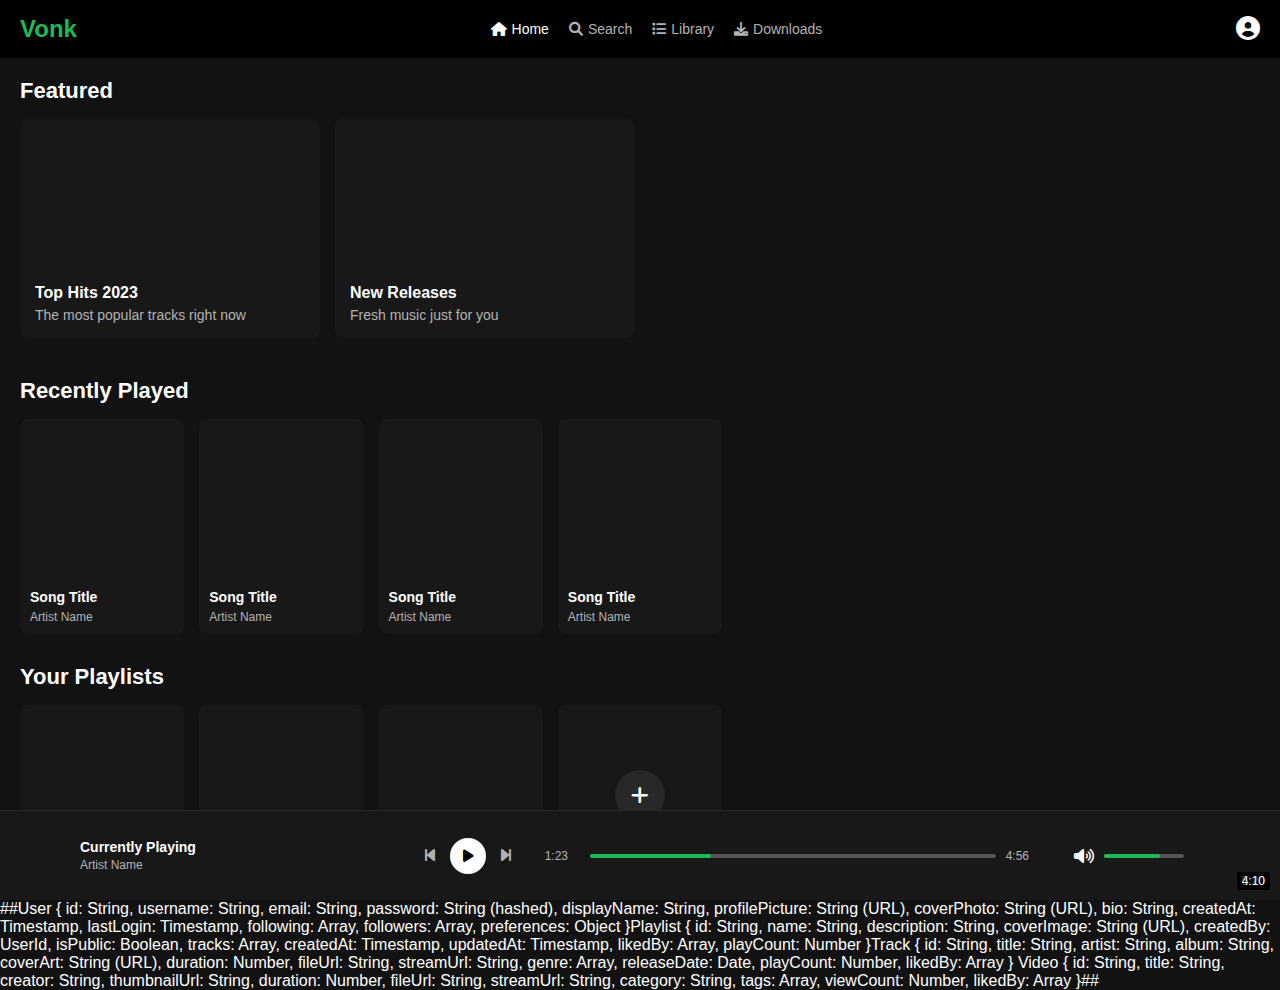
<file: index.html>
<!DOCTYPE html>
<html lang="en">
<head>
    <meta charset="UTF-8">
    <meta name="viewport" content="width=device-width, initial-scale=1.0">
    <title>Vonk Music & Video Streaming</title>
    <link rel="stylesheet" href="styles.css">
    <link rel="stylesheet" href="https://cdnjs.cloudflare.com/ajax/libs/font-awesome/6.0.0-beta3/css/all.min.css">
</head>
<body>
    <div class="app-container">
        <!-- Navigation Bar -->
        <nav class="navbar">
            <div class="logo">Vonk</div>
            <div class="nav-links">
                <a href="index.html" class="active"><i class="fas fa-home"></i> Home</a>
                <a href="search.html"><i class="fas fa-search"></i> Search</a>
                <a href="#"><i class="fas fa-list"></i> Library</a>
                <a href="#"><i class="fas fa-download"></i> Downloads</a>
            </div>
            <div class="profile-icon">
                <i class="fas fa-user-circle"></i>
            </div>
        </nav>

        <!-- Main Content Area -->
        <main class="main-content">
            <!-- Featured Content Section -->
            <section class="featured-section">
                <h2>Featured</h2>
                <div class="featured-carousel">
                    <div class="featured-item">
                        <div class="featured-image" style="background-image: url('https://via.placeholder.com/300x150');"></div>
                        <div class="featured-info">
                            <h3>Top Hits 2023</h3>
                            <p>The most popular tracks right now</p>
                        </div>
                    </div>
                    <div class="featured-item">
                        <div class="featured-image" style="background-image: url('https://via.placeholder.com/300x150');"></div>
                        <div class="featured-info">
                            <h3>New Releases</h3>
                            <p>Fresh music just for you</p>
                        </div>
                    </div>
                </div>
            </section>

            <!-- Recently Played Section -->
            <section class="section">
                <h2>Recently Played</h2>
                <div class="media-grid">
                    <div class="media-item">
                        <div class="media-image" style="background-image: url('https://via.placeholder.com/150');"></div>
                        <h4>Song Title</h4>
                        <p>Artist Name</p>
                    </div>
                    <div class="media-item">
                        <div class="media-image" style="background-image: url('https://via.placeholder.com/150');"></div>
                        <h4>Song Title</h4>
                        <p>Artist Name</p>
                    </div>
                    <div class="media-item">
                        <div class="media-image" style="background-image: url('https://via.placeholder.com/150');"></div>
                        <h4>Song Title</h4>
                        <p>Artist Name</p>
                    </div>
                    <div class="media-item">
                        <div class="media-image" style="background-image: url('https://via.placeholder.com/150');"></div>
                        <h4>Song Title</h4>
                        <p>Artist Name</p>
                    </div>
                </div>
            </section>

            <!-- Your Playlists Section -->
            <section class="section">
                <h2>Your Playlists</h2>
                <div class="media-grid">
                    <div class="media-item playlist">
                        <div class="media-image" style="background-image: url('https://via.placeholder.com/150');"></div>
                        <h4>Workout Mix</h4>
                        <p>15 songs</p>
                    </div>
                    <div class="media-item playlist">
                        <div class="media-image" style="background-image: url('https://via.placeholder.com/150');"></div>
                        <h4>Chill Vibes</h4>
                        <p>23 songs</p>
                    </div>
                    <div class="media-item playlist">
                        <div class="media-image" style="background-image: url('https://via.placeholder.com/150');"></div>
                        <h4>Road Trip</h4>
                        <p>18 songs</p>
                    </div>
                    <div class="media-item playlist add-playlist">
                        <div class="add-icon">
                            <i class="fas fa-plus"></i>
                        </div>
                        <h4>Create Playlist</h4>
                    </div>
                </div>
            </section>

            <!-- Local Music Section -->
            <section class="section local-music-section">
                <h2>Local Music</h2>
                <div class="local-music-actions">
                    <button id="add-local-music" class="btn btn-primary">
                        <i class="fas fa-plus"></i> Add Local Music
                    </button>
                    <input type="file" id="local-music-input" accept="audio/*" multiple style="display: none;">
                </div>
                <div class="local-music-info">
                    <p id="local-music-status">No tracks added yet</p>
                </div>
                <div id="local-music-list" class="local-music-list">
                    <!-- Local music items will be added here dynamically -->
                </div>
            </section>
            
            <!-- Albums will be added here dynamically -->
            
            <!-- Shuffle section will be added here dynamically -->
            
            <!-- Recommended Videos Section -->
            <section class="section">
                <h2>Recommended Videos</h2>
                <div class="video-grid">
                    <div class="video-item">
                        <div class="video-thumbnail" style="background-image: url('https://via.placeholder.com/250x150');"></div>
                        <div class="video-duration">3:45</div>
                        <h4>Video Title</h4>
                        <p>Channel Name</p>
                    </div>
                    <div class="video-item">
                        <div class="video-thumbnail" style="background-image: url('https://via.placeholder.com/250x150');"></div>
                        <div class="video-duration">5:20</div>
                        <h4>Video Title</h4>
                        <p>Channel Name</p>
                    </div>
                    <div class="video-item">
                        <div class="video-thumbnail" style="background-image: url('https://via.placeholder.com/250x150');"></div>
                        <div class="video-duration">4:10</div>
                        <h4>Video Title</h4>
                        <p>Channel Name</p>
                    </div>
                </div>
            </section>
        </main>

        <!-- Player Bar -->
        <div class="player-bar">
            <div class="now-playing">
                <div class="thumbnail" style="background-image: url('https://via.placeholder.com/50');"></div>
                <div class="track-info">
                    <h4>Currently Playing</h4>
                    <p>Artist Name</p>
                </div>
            </div>
            <div class="player-controls">
                <button class="control-btn"><i class="fas fa-step-backward"></i></button>
                <button class="control-btn play-btn"><i class="fas fa-play"></i></button>
                <button class="control-btn"><i class="fas fa-step-forward"></i></button>
            </div>
            <div class="progress-container">
                <span class="current-time">1:23</span>
                <div class="progress-bar">
                    <div class="progress" style="width: 30%;"></div>
                </div>
                <span class="total-time">4:56</span>
            </div>
            <div class="volume-control">
                <i class="fas fa-volume-up"></i>
                <div class="volume-slider">
                    <div class="volume-level" style="width: 70%;"></div>
                </div>
            </div>
        </div>
    </div>
##User {
  id: String,
  username: String,
  email: String,
  password: String (hashed),
  displayName: String,
  profilePicture: String (URL),
  coverPhoto: String (URL),
  bio: String,
  createdAt: Timestamp,
  lastLogin: Timestamp,
  following: Array<UserId>,
  followers: Array<UserId>,
  preferences: Object
}Playlist {
  id: String,
  name: String,
  description: String,
  coverImage: String (URL),
  createdBy: UserId,
  isPublic: Boolean,
  tracks: Array<TrackId>,
  createdAt: Timestamp,
  updatedAt: Timestamp,
  likedBy: Array<UserId>,
  playCount: Number
}Track {
  id: String,
  title: String,
  artist: String,
  album: String,
  coverArt: String (URL),
  duration: Number,
  fileUrl: String,
  streamUrl: String,
  genre: Array<String>,
  releaseDate: Date,
  playCount: Number,
  likedBy: Array<UserId>
}

Video {
  id: String,
  title: String,
  creator: String,
  thumbnailUrl: String,
  duration: Number,
  fileUrl: String,
  streamUrl: String,
  category: String,
  tags: Array<String>,
  viewCount: Number,
  likedBy: Array<UserId>
}##
    <!-- User Profile Modal (Hidden by default) -->
    <div class="modal" id="profile-modal">
        <div class="modal-content">
            <div class="modal-header">
                <h2>User Profile</h2>
                <span class="close-modal">&times;</span>
            </div>
            <div class="profile-content">
                <div class="profile-header">
                    <div class="profile-avatar">
                        <i class="fas fa-user-circle"></i>
                    </div>
                    <div class="profile-info">
                        <h3>Username</h3>
                        <p>user@example.com</p>
                    </div>
                </div>
                <div class="profile-stats">
                    <div class="stat-item">
                        <h4>Playlists</h4>
                        <p>12</p>
                    </div>
                    <div class="stat-item">
                        <h4>Following</h4>
                        <p>45</p>
                    </div>
                    <div class="stat-item">
                        <h4>Followers</h4>
                        <p>28</p>
                    </div>
                </div>
                <div class="profile-actions">
                    <button class="btn primary-btn">Edit Profile</button>
                    <button class="btn secondary-btn">Account Settings</button>
                </div>
                <div class="profile-menu">
                    <a href="#"><i class="fas fa-download"></i> Downloads</a>
                    <a href="#"><i class="fas fa-history"></i> History</a>
                    <a href="#"><i class="fas fa-cog"></i> Settings</a>
                    <a href="#"><i class="fas fa-sign-out-alt"></i> Logout</a>
                </div>
            </div>
        </div>
    </div>

    <script src="app.js"></script>
</body>
</html>
</file>
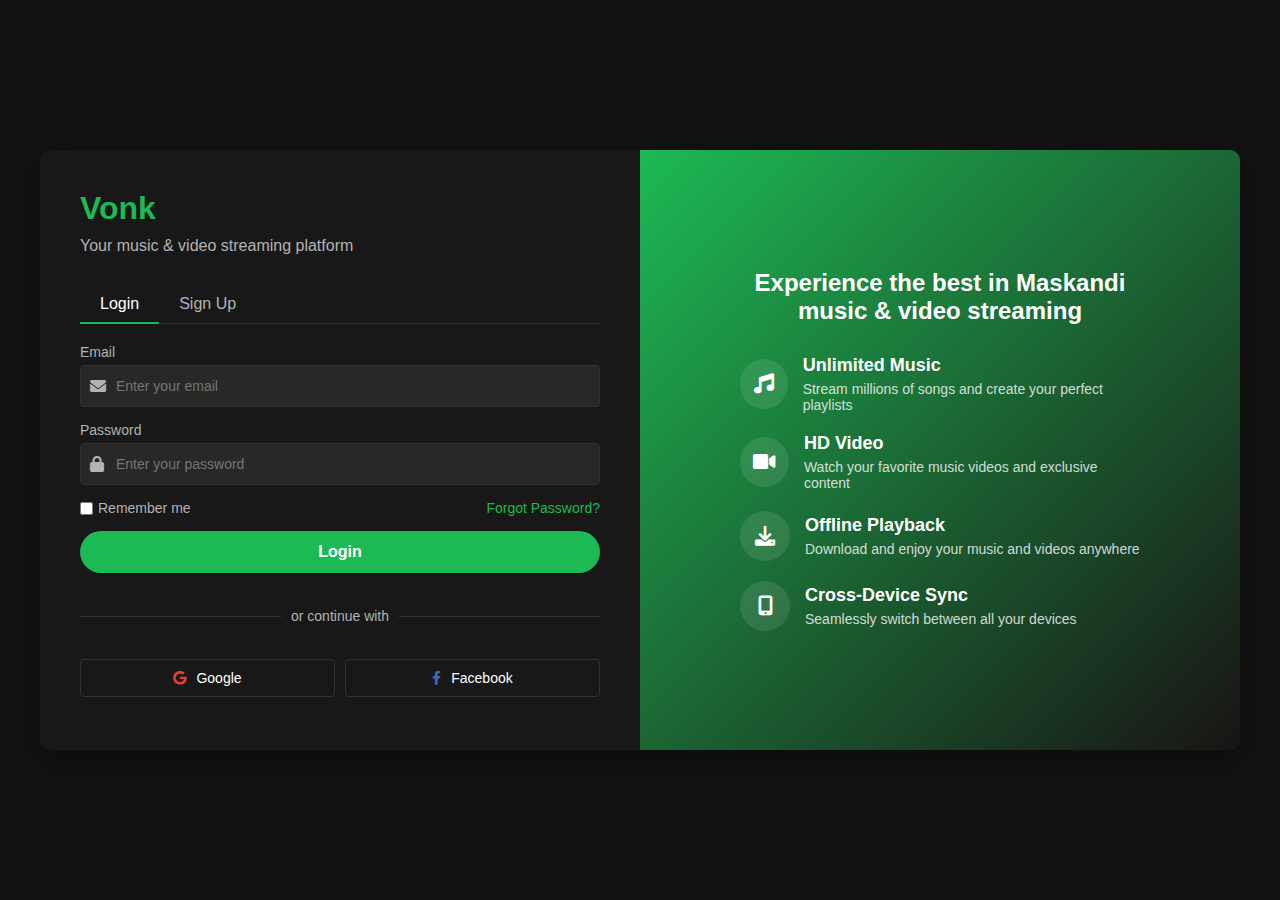
<file: login.html>
<!DOCTYPE html>
<html lang="en">
<head>
    <meta charset="UTF-8">
    <meta name="viewport" content="width=device-width, initial-scale=1.0">
    <title>Vonk - Login</title>
    <link rel="stylesheet" href="login-styles.css">
    <link rel="stylesheet" href="https://cdnjs.cloudflare.com/ajax/libs/font-awesome/6.0.0-beta3/css/all.min.css">
</head>
<body>
    <div class="container">
        <div class="login-container">
            <div class="logo-section">
                <div class="logo">Vonk</div>
                <p class="tagline">Your music & video streaming platform</p>
            </div>

            <div class="form-container">
                <div class="tabs">
                    <button class="tab-btn active" data-tab="login">Login</button>
                    <button class="tab-btn" data-tab="signup">Sign Up</button>
                </div>

                <!-- Login Form -->
                <form id="login-form" class="form active">
                    <div class="form-group">
                        <label for="login-email">Email</label>
                        <div class="input-with-icon">
                            <i class="fas fa-envelope"></i>
                            <input type="email" id="login-email" placeholder="Enter your email" required>
                        </div>
                    </div>
                    <div class="form-group">
                        <label for="login-password">Password</label>
                        <div class="input-with-icon">
                            <i class="fas fa-lock"></i>
                            <input type="password" id="login-password" placeholder="Enter your password" required>
                        </div>
                    </div>
                    <div class="form-options">
                        <div class="remember-me">
                            <input type="checkbox" id="remember">
                            <label for="remember">Remember me</label>
                        </div>
                        <a href="#" class="forgot-password">Forgot Password?</a>
                    </div>
                    <button type="submit" class="btn primary-btn">Login</button>
                    <div class="divider">
                        <span>or continue with</span>
                    </div>
                    <div class="social-login">
                        <button type="button" class="social-btn google">
                            <i class="fab fa-google"></i>
                            <span>Google</span>
                        </button>
                        <button type="button" class="social-btn facebook">
                            <i class="fab fa-facebook-f"></i>
                            <span>Facebook</span>
                        </button>
                    </div>
                </form>

                <!-- Sign Up Form -->
                <form id="signup-form" class="form">
                    <div class="form-group">
                        <label for="signup-name">Full Name</label>
                        <div class="input-with-icon">
                            <i class="fas fa-user"></i>
                            <input type="text" id="signup-name" placeholder="Enter your full name" required>
                        </div>
                    </div>
                    <div class="form-group">
                        <label for="signup-email">Email</label>
                        <div class="input-with-icon">
                            <i class="fas fa-envelope"></i>
                            <input type="email" id="signup-email" placeholder="Enter your email" required>
                        </div>
                    </div>
                    <div class="form-group">
                        <label for="signup-password">Password</label>
                        <div class="input-with-icon">
                            <i class="fas fa-lock"></i>
                            <input type="password" id="signup-password" placeholder="Create a password" required>
                        </div>
                    </div>
                    <div class="form-group">
                        <label for="signup-confirm-password">Confirm Password</label>
                        <div class="input-with-icon">
                            <i class="fas fa-lock"></i>
                            <input type="password" id="signup-confirm-password" placeholder="Confirm your password" required>
                        </div>
                    </div>
                    <div class="form-options">
                        <div class="terms">
                            <input type="checkbox" id="terms" required>
                            <label for="terms">I agree to the <a href="#">Terms of Service</a> and <a href="#">Privacy Policy</a></label>
                        </div>
                    </div>
                    <button type="submit" class="btn primary-btn">Create Account</button>
                    <div class="divider">
                        <span>or sign up with</span>
                    </div>
                    <div class="social-login">
                        <button type="button" class="social-btn google">
                            <i class="fab fa-google"></i>
                            <span>Google</span>
                        </button>
                        <button type="button" class="social-btn facebook">
                            <i class="fab fa-facebook-f"></i>
                            <span>Facebook</span>
                        </button>
                    </div>
                </form>
            </div>
        </div>

        <div class="features-container">
            <div class="features-content">
                <h2>Experience the best in Maskandi music & video streaming</h2>
                <div class="features">
                    <div class="feature-item">
                        <div class="feature-icon">
                            <i class="fas fa-music"></i>
                        </div>
                        <div class="feature-text">
                            <h3>Unlimited Music</h3>
                            <p>Stream millions of songs and create your perfect playlists</p>
                        </div>
                    </div>
                    <div class="feature-item">
                        <div class="feature-icon">
                            <i class="fas fa-video"></i>
                        </div>
                        <div class="feature-text">
                            <h3>HD Video</h3>
                            <p>Watch your favorite music videos and exclusive content</p>
                        </div>
                    </div>
                    <div class="feature-item">
                        <div class="feature-icon">
                            <i class="fas fa-download"></i>
                        </div>
                        <div class="feature-text">
                            <h3>Offline Playback</h3>
                            <p>Download and enjoy your music and videos anywhere</p>
                        </div>
                    </div>
                    <div class="feature-item">
                        <div class="feature-icon">
                            <i class="fas fa-mobile-alt"></i>
                        </div>
                        <div class="feature-text">
                            <h3>Cross-Device Sync</h3>
                            <p>Seamlessly switch between all your devices</p>
                        </div>
                    </div>
                </div>
            </div>
        </div>
    </div>

    <script src="login.js"></script>
</body>
</html>
</file>
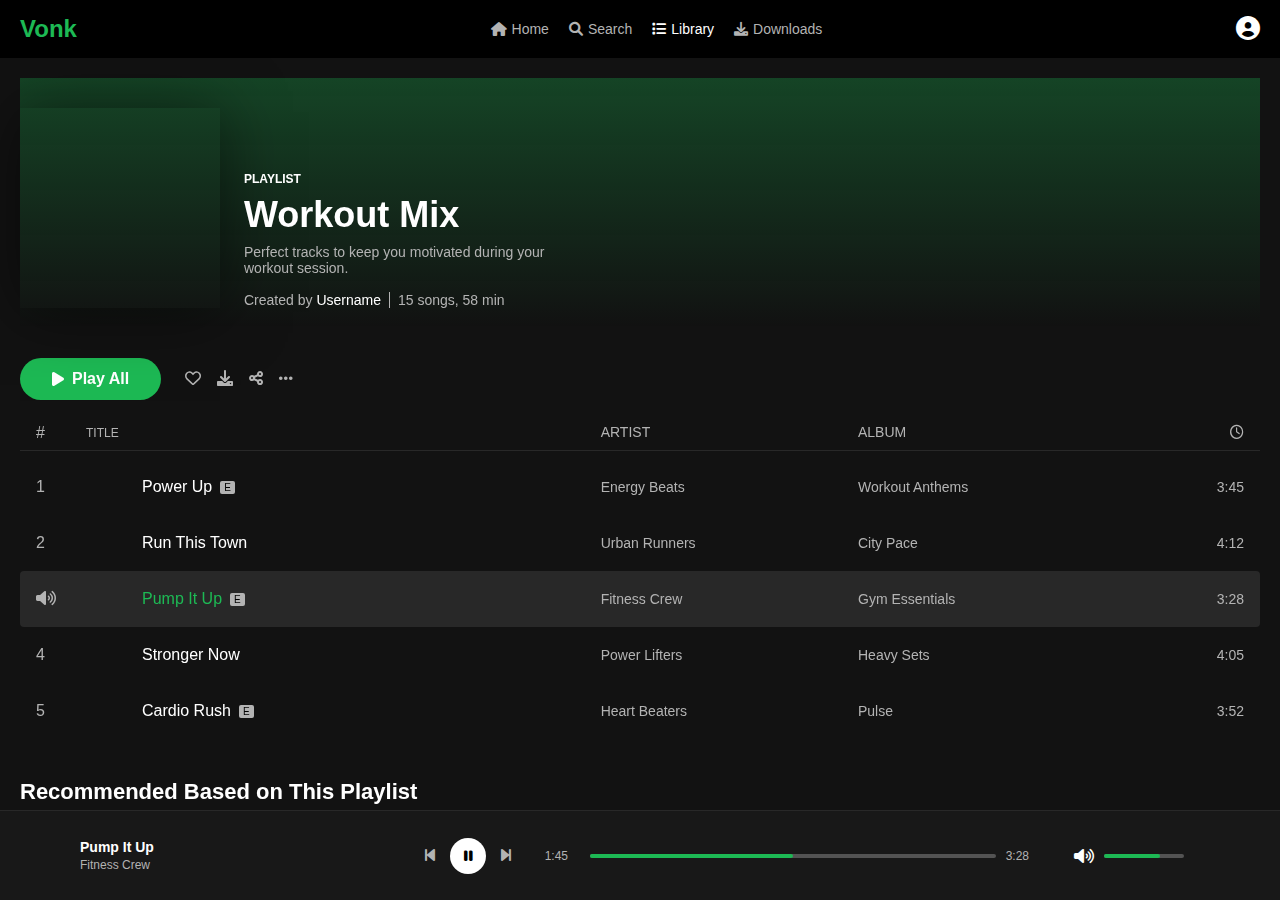
<file: playlist.html>
<!DOCTYPE html>
<html lang="en">
<head>
    <meta charset="UTF-8">
    <meta name="viewport" content="width=device-width, initial-scale=1.0">
    <title>Vonk - Playlist</title>
    <link rel="stylesheet" href="styles.css">
    <link rel="stylesheet" href="playlist-styles.css">
    <link rel="stylesheet" href="https://cdnjs.cloudflare.com/ajax/libs/font-awesome/6.0.0-beta3/css/all.min.css">
</head>
<body>
    <div class="app-container">
        <!-- Navigation Bar -->
        <nav class="navbar">
            <div class="logo">Vonk</div>
            <div class="nav-links">
                <a href="index.html"><i class="fas fa-home"></i> Home</a>
                <a href="#"><i class="fas fa-search"></i> Search</a>
                <a href="#" class="active"><i class="fas fa-list"></i> Library</a>
                <a href="#"><i class="fas fa-download"></i> Downloads</a>
            </div>
            <div class="profile-icon">
                <i class="fas fa-user-circle"></i>
            </div>
        </nav>

        <!-- Main Content Area -->
        <main class="main-content">
            <!-- Playlist Header -->
            <section class="playlist-header">
                <div class="playlist-cover" style="background-image: url('https://via.placeholder.com/300');"></div>
                <div class="playlist-info">
                    <div class="playlist-type">PLAYLIST</div>
                    <h1 class="playlist-title">Workout Mix</h1>
                    <div class="playlist-description">Perfect tracks to keep you motivated during your workout session.</div>
                    <div class="playlist-meta">
                        <span class="playlist-owner">Created by <a href="#">Username</a></span>
                        <span class="playlist-stats">15 songs, 58 min</span>
                    </div>
                </div>
            </section>

            <!-- Playlist Actions -->
            <section class="playlist-actions">
                <button class="play-all-btn">
                    <i class="fas fa-play"></i> Play All
                </button>
                <div class="action-buttons">
                    <button class="action-btn like-btn">
                        <i class="far fa-heart"></i>
                    </button>
                    <button class="action-btn download-btn">
                        <i class="fas fa-download"></i>
                    </button>
                    <button class="action-btn share-btn">
                        <i class="fas fa-share-alt"></i>
                    </button>
                    <button class="action-btn more-btn">
                        <i class="fas fa-ellipsis-h"></i>
                    </button>
                </div>
            </section>

            <!-- Playlist Tracks -->
            <section class="playlist-tracks">
                <div class="tracks-header">
                    <div class="track-number">#</div>
                    <div class="track-title">TITLE</div>
                    <div class="track-artist">ARTIST</div>
                    <div class="track-album">ALBUM</div>
                    <div class="track-duration"><i class="far fa-clock"></i></div>
                </div>
                
                <div class="track-list">
                    <!-- Track 1 -->
                    <div class="track-item">
                        <div class="track-number">1</div>
                        <div class="track-title">
                            <div class="track-img" style="background-image: url('https://via.placeholder.com/40');"></div>
                            <div class="track-name-container">
                                <div class="track-name">Power Up</div>
                                <div class="track-explicit">E</div>
                            </div>
                        </div>
                        <div class="track-artist">Energy Beats</div>
                        <div class="track-album">Workout Anthems</div>
                        <div class="track-duration">3:45</div>
                        <div class="track-actions">
                            <button class="track-action-btn"><i class="far fa-heart"></i></button>
                            <button class="track-action-btn"><i class="fas fa-plus"></i></button>
                            <button class="track-action-btn"><i class="fas fa-ellipsis-h"></i></button>
                        </div>
                    </div>

                    <!-- Track 2 -->
                    <div class="track-item">
                        <div class="track-number">2</div>
                        <div class="track-title">
                            <div class="track-img" style="background-image: url('https://via.placeholder.com/40');"></div>
                            <div class="track-name-container">
                                <div class="track-name">Run This Town</div>
                            </div>
                        </div>
                        <div class="track-artist">Urban Runners</div>
                        <div class="track-album">City Pace</div>
                        <div class="track-duration">4:12</div>
                        <div class="track-actions">
                            <button class="track-action-btn"><i class="far fa-heart"></i></button>
                            <button class="track-action-btn"><i class="fas fa-plus"></i></button>
                            <button class="track-action-btn"><i class="fas fa-ellipsis-h"></i></button>
                        </div>
                    </div>

                    <!-- Track 3 -->
                    <div class="track-item active">
                        <div class="track-number"><i class="fas fa-volume-up"></i></div>
                        <div class="track-title">
                            <div class="track-img" style="background-image: url('https://via.placeholder.com/40');"></div>
                            <div class="track-name-container">
                                <div class="track-name">Pump It Up</div>
                                <div class="track-explicit">E</div>
                            </div>
                        </div>
                        <div class="track-artist">Fitness Crew</div>
                        <div class="track-album">Gym Essentials</div>
                        <div class="track-duration">3:28</div>
                        <div class="track-actions">
                            <button class="track-action-btn active"><i class="fas fa-heart"></i></button>
                            <button class="track-action-btn"><i class="fas fa-plus"></i></button>
                            <button class="track-action-btn"><i class="fas fa-ellipsis-h"></i></button>
                        </div>
                    </div>

                    <!-- Track 4 -->
                    <div class="track-item">
                        <div class="track-number">4</div>
                        <div class="track-title">
                            <div class="track-img" style="background-image: url('https://via.placeholder.com/40');"></div>
                            <div class="track-name-container">
                                <div class="track-name">Stronger Now</div>
                            </div>
                        </div>
                        <div class="track-artist">Power Lifters</div>
                        <div class="track-album">Heavy Sets</div>
                        <div class="track-duration">4:05</div>
                        <div class="track-actions">
                            <button class="track-action-btn"><i class="far fa-heart"></i></button>
                            <button class="track-action-btn"><i class="fas fa-plus"></i></button>
                            <button class="track-action-btn"><i class="fas fa-ellipsis-h"></i></button>
                        </div>
                    </div>

                    <!-- Track 5 -->
                    <div class="track-item">
                        <div class="track-number">5</div>
                        <div class="track-title">
                            <div class="track-img" style="background-image: url('https://via.placeholder.com/40');"></div>
                            <div class="track-name-container">
                                <div class="track-name">Cardio Rush</div>
                                <div class="track-explicit">E</div>
                            </div>
                        </div>
                        <div class="track-artist">Heart Beaters</div>
                        <div class="track-album">Pulse</div>
                        <div class="track-duration">3:52</div>
                        <div class="track-actions">
                            <button class="track-action-btn"><i class="far fa-heart"></i></button>
                            <button class="track-action-btn"><i class="fas fa-plus"></i></button>
                            <button class="track-action-btn"><i class="fas fa-ellipsis-h"></i></button>
                        </div>
                    </div>
                </div>
            </section>

            <!-- Recommended Based on This Playlist -->
            <section class="section">
                <h2>Recommended Based on This Playlist</h2>
                <div class="media-grid">
                    <div class="media-item">
                        <div class="media-image" style="background-image: url('https://via.placeholder.com/150');"></div>
                        <h4>High Intensity</h4>
                        <p>Cardio Mix</p>
                    </div>
                    <div class="media-item">
                        <div class="media-image" style="background-image: url('https://via.placeholder.com/150');"></div>
                        <h4>Power Hour</h4>
                        <p>Strength Training</p>
                    </div>
                    <div class="media-item">
                        <div class="media-image" style="background-image: url('https://via.placeholder.com/150');"></div>
                        <h4>Cool Down</h4>
                        <p>Post-Workout</p>
                    </div>
                    <div class="media-item">
                        <div class="media-image" style="background-image: url('https://via.placeholder.com/150');"></div>
                        <h4>Running Beats</h4>
                        <p>Outdoor Workout</p>
                    </div>
                </div>
            </section>
        </main>

        <!-- Player Bar -->
        <div class="player-bar">
            <div class="now-playing">
                <div class="thumbnail" style="background-image: url('https://via.placeholder.com/50');"></div>
                <div class="track-info">
                    <h4>Pump It Up</h4>
                    <p>Fitness Crew</p>
                </div>
            </div>
            <div class="player-controls">
                <button class="control-btn"><i class="fas fa-step-backward"></i></button>
                <button class="control-btn play-btn"><i class="fas fa-pause"></i></button>
                <button class="control-btn"><i class="fas fa-step-forward"></i></button>
            </div>
            <div class="progress-container">
                <span class="current-time">1:45</span>
                <div class="progress-bar">
                    <div class="progress" style="width: 50%;"></div>
                </div>
                <span class="total-time">3:28</span>
            </div>
            <div class="volume-control">
                <i class="fas fa-volume-up"></i>
                <div class="volume-slider">
                    <div class="volume-level" style="width: 70%;"></div>
                </div>
            </div>
        </div>
    </div>

    <!-- Add to Playlist Modal (Hidden by default) -->
    <div class="modal" id="add-to-playlist-modal">
        <div class="modal-content">
            <div class="modal-header">
                <h2>Add to Playlist</h2>
                <span class="close-modal">&times;</span>
            </div>
            <div class="modal-body">
                <div class="search-container">
                    <input type="text" placeholder="Find a playlist" class="playlist-search">
                </div>
                <div class="playlist-list">
                    <div class="playlist-option">
                        <div class="playlist-option-img" style="background-image: url('https://via.placeholder.com/40');"></div>
                        <div class="playlist-option-info">
                            <h4>Chill Vibes</h4>
                            <p>23 songs</p>
                        </div>
                        <button class="add-btn">Add</button>
                    </div>
                    <div class="playlist-option">
                        <div class="playlist-option-img" style="background-image: url('https://via.placeholder.com/40');"></div>
                        <div class="playlist-option-info">
                            <h4>Road Trip</h4>
                            <p>18 songs</p>
                        </div>
                        <button class="add-btn">Add</button>
                    </div>
                    <div class="playlist-option">
                        <div class="playlist-option-img" style="background-image: url('https://via.placeholder.com/40');"></div>
                        <div class="playlist-option-info">
                            <h4>Party Mix</h4>
                            <p>32 songs</p>
                        </div>
                        <button class="add-btn">Add</button>
                    </div>
                </div>
                <div class="create-new-playlist">
                    <button class="new-playlist-btn">
                        <i class="fas fa-plus"></i> Create New Playlist
                    </button>
                </div>
            </div>
        </div>
    </div>

    <script src="app.js"></script>
    <script src="playlist.js"></script>
</body>
</html>
</file>
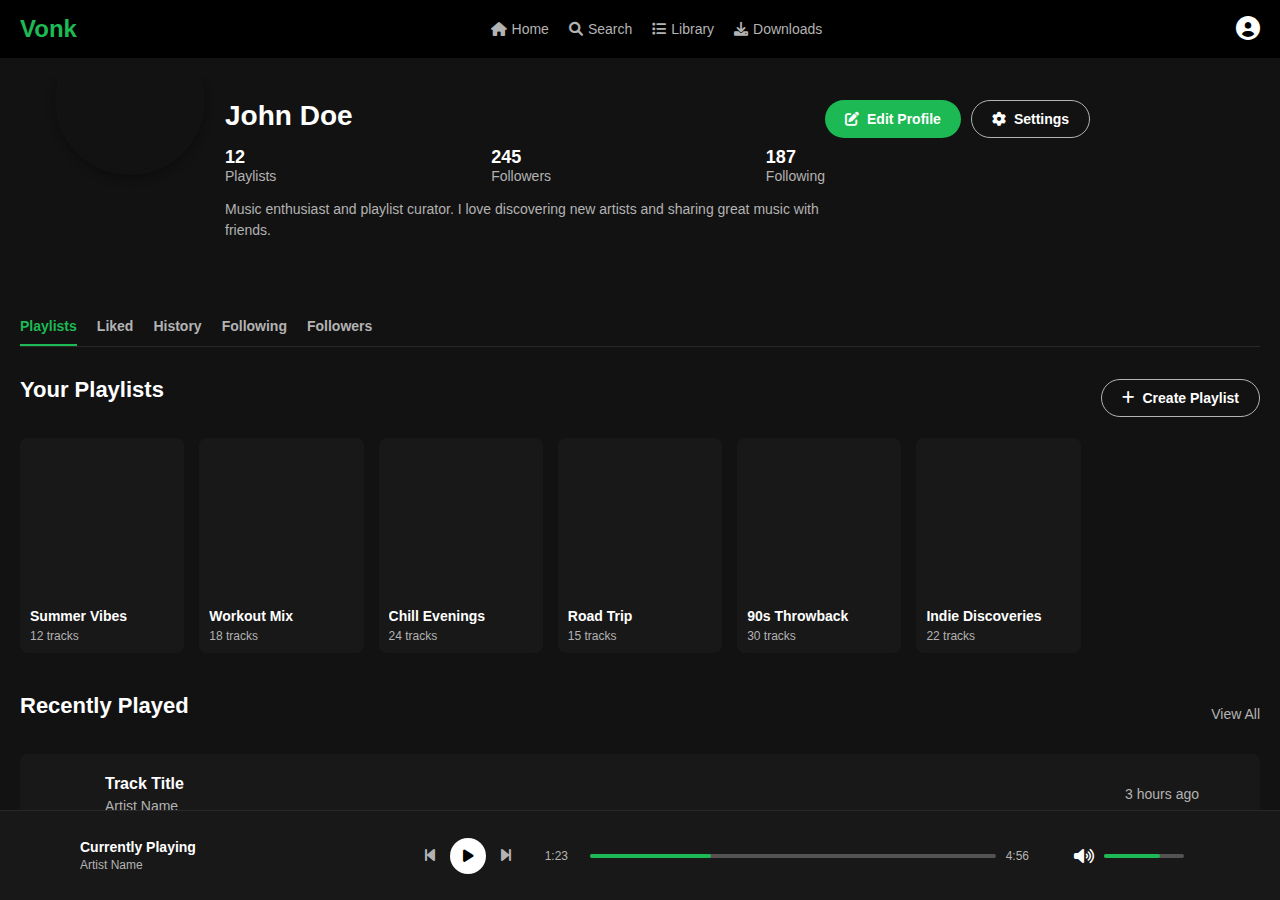
<file: profile.html>
<!DOCTYPE html>
<html lang="en">
<head>
    <meta charset="UTF-8">
    <meta name="viewport" content="width=device-width, initial-scale=1.0">
    <title>Vonk - User Profile</title>
    <link rel="stylesheet" href="styles.css">
    <link rel="stylesheet" href="profile-styles.css">
    <link rel="stylesheet" href="https://cdnjs.cloudflare.com/ajax/libs/font-awesome/6.0.0-beta3/css/all.min.css">
</head>
<body>
    <div class="app-container">
        <!-- Navigation Bar -->
        <nav class="navbar">
            <div class="logo">Vonk</div>
            <div class="nav-links">
                <a href="index.html"><i class="fas fa-home"></i> Home</a>
                <a href="search.html"><i class="fas fa-search"></i> Search</a>
                <a href="playlist.html"><i class="fas fa-list"></i> Library</a>
                <a href="#"><i class="fas fa-download"></i> Downloads</a>
            </div>
            <div class="profile-icon active">
                <i class="fas fa-user-circle"></i>
            </div>
        </nav>

        <!-- Main Content Area -->
        <main class="main-content">
            <!-- Profile Header -->
            <section class="profile-header">
                <div class="profile-cover" style="background-image: url('https://via.placeholder.com/1200x300');"></div>
                <div class="profile-info">
                    <div class="profile-avatar" style="background-image: url('https://via.placeholder.com/200');"></div>
                    <div class="profile-details">
                        <h1>John Doe</h1>
                        <div class="profile-stats">
                            <div class="stat">
                                <span class="stat-value">12</span>
                                <span class="stat-label">Playlists</span>
                            </div>
                            <div class="stat">
                                <span class="stat-value">245</span>
                                <span class="stat-label">Followers</span>
                            </div>
                            <div class="stat">
                                <span class="stat-value">187</span>
                                <span class="stat-label">Following</span>
                            </div>
                        </div>
                        <div class="profile-bio">
                            <p>Music enthusiast and playlist curator. I love discovering new artists and sharing great music with friends.</p>
                        </div>
                    </div>
                    <div class="profile-actions">
                        <button class="btn btn-primary"><i class="fas fa-edit"></i> Edit Profile</button>
                        <button class="btn btn-secondary"><i class="fas fa-cog"></i> Settings</button>
                    </div>
                </div>
            </section>

            <!-- Profile Navigation -->
            <section class="profile-nav">
                <ul class="profile-nav-links">
                    <li class="active"><a href="#playlists">Playlists</a></li>
                    <li><a href="#liked">Liked</a></li>
                    <li><a href="#history">History</a></li>
                    <li><a href="#following">Following</a></li>
                    <li><a href="#followers">Followers</a></li>
                </ul>
            </section>

            <!-- Playlists Section -->
            <section id="playlists" class="profile-section">
                <div class="section-header">
                    <h2>Your Playlists</h2>
                    <button class="btn btn-outline"><i class="fas fa-plus"></i> Create Playlist</button>
                </div>
                <div class="media-grid">
                    <div class="media-item">
                        <div class="media-image" style="background-image: url('https://via.placeholder.com/150');"></div>
                        <h4>Summer Vibes</h4>
                        <p>12 tracks</p>
                    </div>
                    <div class="media-item">
                        <div class="media-image" style="background-image: url('https://via.placeholder.com/150');"></div>
                        <h4>Workout Mix</h4>
                        <p>18 tracks</p>
                    </div>
                    <div class="media-item">
                        <div class="media-image" style="background-image: url('https://via.placeholder.com/150');"></div>
                        <h4>Chill Evenings</h4>
                        <p>24 tracks</p>
                    </div>
                    <div class="media-item">
                        <div class="media-image" style="background-image: url('https://via.placeholder.com/150');"></div>
                        <h4>Road Trip</h4>
                        <p>15 tracks</p>
                    </div>
                    <div class="media-item">
                        <div class="media-image" style="background-image: url('https://via.placeholder.com/150');"></div>
                        <h4>90s Throwback</h4>
                        <p>30 tracks</p>
                    </div>
                    <div class="media-item">
                        <div class="media-image" style="background-image: url('https://via.placeholder.com/150');"></div>
                        <h4>Indie Discoveries</h4>
                        <p>22 tracks</p>
                    </div>
                </div>
            </section>

            <!-- Recently Played Section -->
            <section class="profile-section">
                <div class="section-header">
                    <h2>Recently Played</h2>
                    <a href="#" class="view-all">View All</a>
                </div>
                <div class="recent-tracks">
                    <div class="recent-track">
                        <div class="recent-track-img" style="background-image: url('https://via.placeholder.com/60');"></div>
                        <div class="recent-track-info">
                            <h4>Track Title</h4>
                            <p>Artist Name</p>
                        </div>
                        <div class="recent-track-time">3 hours ago</div>
                        <button class="recent-track-play"><i class="fas fa-play"></i></button>
                    </div>
                    <div class="recent-track">
                        <div class="recent-track-img" style="background-image: url('https://via.placeholder.com/60');"></div>
                        <div class="recent-track-info">
                            <h4>Track Title</h4>
                            <p>Artist Name</p>
                        </div>
                        <div class="recent-track-time">Yesterday</div>
                        <button class="recent-track-play"><i class="fas fa-play"></i></button>
                    </div>
                    <div class="recent-track">
                        <div class="recent-track-img" style="background-image: url('https://via.placeholder.com/60');"></div>
                        <div class="recent-track-info">
                            <h4>Track Title</h4>
                            <p>Artist Name</p>
                        </div>
                        <div class="recent-track-time">2 days ago</div>
                        <button class="recent-track-play"><i class="fas fa-play"></i></button>
                    </div>
                </div>
            </section>

            <!-- Activity Feed Section -->
            <section class="profile-section">
                <div class="section-header">
                    <h2>Activity Feed</h2>
                </div>
                <div class="activity-feed">
                    <div class="activity-item">
                        <div class="activity-avatar" style="background-image: url('https://via.placeholder.com/40');"></div>
                        <div class="activity-content">
                            <p><strong>You</strong> created a new playlist <strong>"Road Trip"</strong></p>
                            <span class="activity-time">2 hours ago</span>
                        </div>
                    </div>
                    <div class="activity-item">
                        <div class="activity-avatar" style="background-image: url('https://via.placeholder.com/40');"></div>
                        <div class="activity-content">
                            <p><strong>You</strong> followed <strong>Jane Smith</strong></p>
                            <span class="activity-time">Yesterday</span>
                        </div>
                    </div>
                    <div class="activity-item">
                        <div class="activity-avatar" style="background-image: url('https://via.placeholder.com/40');"></div>
                        <div class="activity-content">
                            <p><strong>You</strong> liked <strong>"Summer Hits 2023"</strong> playlist</p>
                            <span class="activity-time">3 days ago</span>
                        </div>
                    </div>
                </div>
            </section>

            <!-- Recommended Friends Section -->
            <section class="profile-section">
                <div class="section-header">
                    <h2>People You May Know</h2>
                </div>
                <div class="friends-grid">
                    <div class="friend-item">
                        <div class="friend-avatar" style="background-image: url('https://via.placeholder.com/100');"></div>
                        <h4>Sarah Johnson</h4>
                        <p>12 mutual friends</p>
                        <button class="btn btn-sm btn-primary">Follow</button>
                    </div>
                    <div class="friend-item">
                        <div class="friend-avatar" style="background-image: url('https://via.placeholder.com/100');"></div>
                        <h4>Michael Brown</h4>
                        <p>8 mutual friends</p>
                        <button class="btn btn-sm btn-primary">Follow</button>
                    </div>
                    <div class="friend-item">
                        <div class="friend-avatar" style="background-image: url('https://via.placeholder.com/100');"></div>
                        <h4>Emily Davis</h4>
                        <p>5 mutual friends</p>
                        <button class="btn btn-sm btn-primary">Follow</button>
                    </div>
                </div>
            </section>
        </main>

        <!-- Player Bar -->
        <div class="player-bar">
            <div class="now-playing">
                <div class="thumbnail" style="background-image: url('https://via.placeholder.com/50');"></div>
                <div class="track-info">
                    <h4>Currently Playing</h4>
                    <p>Artist Name</p>
                </div>
            </div>
            <div class="player-controls">
                <button class="control-btn"><i class="fas fa-step-backward"></i></button>
                <button class="control-btn play-btn"><i class="fas fa-play"></i></button>
                <button class="control-btn"><i class="fas fa-step-forward"></i></button>
            </div>
            <div class="progress-container">
                <span class="current-time">1:23</span>
                <div class="progress-bar">
                    <div class="progress" style="width: 30%;"></div>
                </div>
                <span class="total-time">4:56</span>
            </div>
            <div class="volume-control">
                <i class="fas fa-volume-up"></i>
                <div class="volume-slider">
                    <div class="volume-level" style="width: 70%;"></div>
                </div>
            </div>
        </div>

        <!-- Edit Profile Modal (Hidden by default) -->
        <div class="modal" id="edit-profile-modal" style="display: none;">
            <div class="modal-content">
                <div class="modal-header">
                    <h3>Edit Profile</h3>
                    <button class="close-modal"><i class="fas fa-times"></i></button>
                </div>
                <div class="modal-body">
                    <form id="profile-form">
                        <div class="form-group">
                            <label for="profile-name">Display Name</label>
                            <input type="text" id="profile-name" value="John Doe">
                        </div>
                        <div class="form-group">
                            <label for="profile-bio">Bio</label>
                            <textarea id="profile-bio" rows="4">Music enthusiast and playlist curator. I love discovering new artists and sharing great music with friends.</textarea>
                        </div>
                        <div class="form-group">
                            <label>Profile Picture</label>
                            <div class="upload-container">
                                <div class="current-avatar" style="background-image: url('https://via.placeholder.com/200');"></div>
                                <button type="button" class="btn btn-outline">Change Photo</button>
                            </div>
                        </div>
                        <div class="form-group">
                            <label>Cover Photo</label>
                            <div class="upload-container">
                                <div class="current-cover" style="background-image: url('https://via.placeholder.com/1200x300');"></div>
                                <button type="button" class="btn btn-outline">Change Cover</button>
                            </div>
                        </div>
                        <div class="form-actions">
                            <button type="button" class="btn btn-secondary close-modal">Cancel</button>
                            <button type="submit" class="btn btn-primary">Save Changes</button>
                        </div>
                    </form>
                </div>
            </div>
        </div>
    </div>

    <script src="app.js"></script>
    <script src="profile.js"></script>
</body>
</html>
</file>
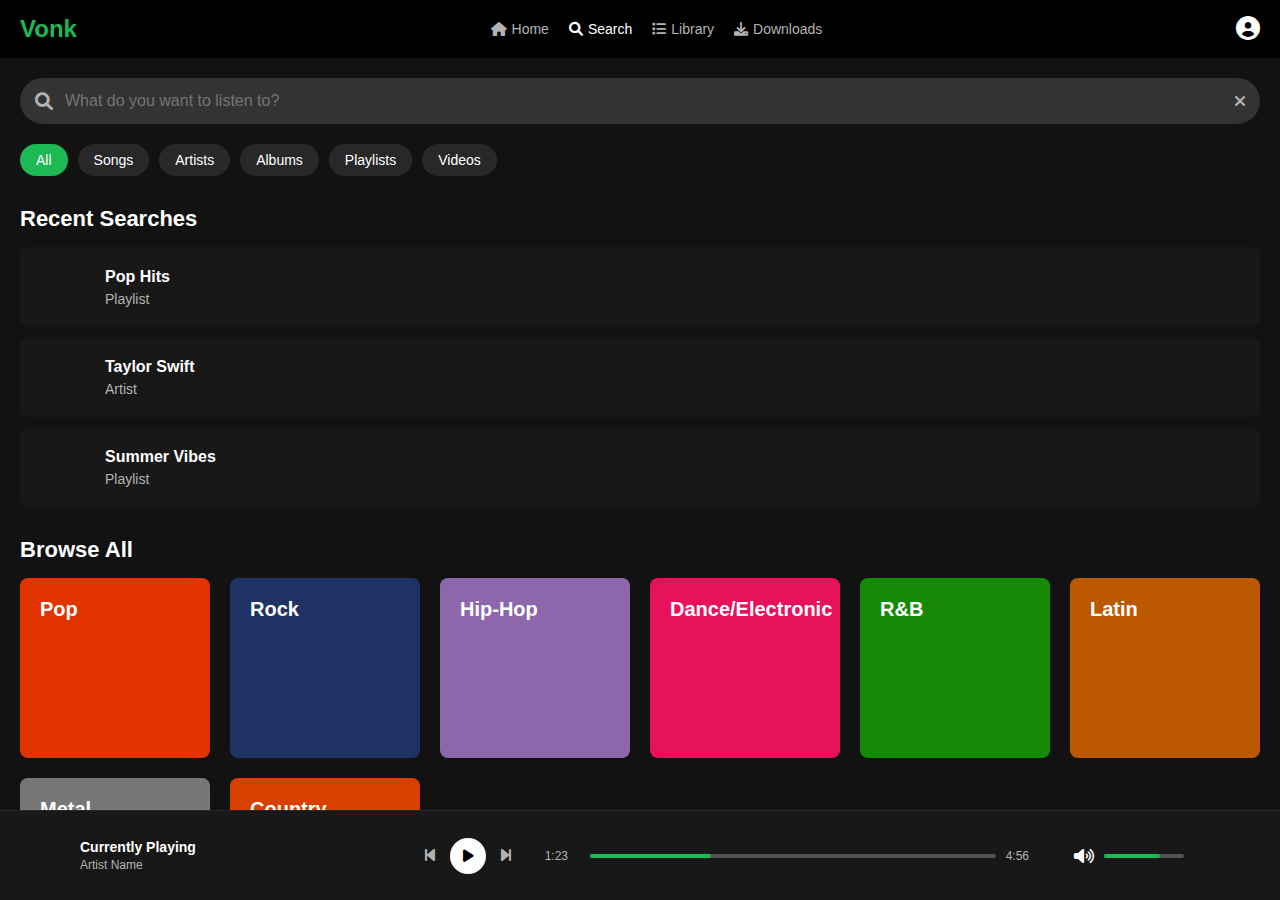
<file: search.html>
<!DOCTYPE html>
<html lang="en">
<head>
    <meta charset="UTF-8">
    <meta name="viewport" content="width=device-width, initial-scale=1.0">
    <title>Vonk - Search</title>
    <link rel="stylesheet" href="styles.css">
    <link rel="stylesheet" href="search-styles.css">
    <link rel="stylesheet" href="https://cdnjs.cloudflare.com/ajax/libs/font-awesome/6.0.0-beta3/css/all.min.css">
</head>
<body>
    <div class="app-container">
        <!-- Navigation Bar -->
        <nav class="navbar">
            <div class="logo">Vonk</div>
            <div class="nav-links">
                <a href="index.html"><i class="fas fa-home"></i> Home</a>
                <a href="#" class="active"><i class="fas fa-search"></i> Search</a>
                <a href="playlist.html"><i class="fas fa-list"></i> Library</a>
                <a href="#"><i class="fas fa-download"></i> Downloads</a>
            </div>
            <div class="profile-icon">
                <i class="fas fa-user-circle"></i>
            </div>
        </nav>

        <!-- Main Content Area -->
        <main class="main-content">
            <!-- Search Header -->
            <section class="search-header">
                <div class="search-container">
                    <i class="fas fa-search search-icon"></i>
                    <input type="text" class="search-input" placeholder="What do you want to listen to?" autofocus>
                    <i class="fas fa-times clear-search-icon"></i>
                </div>
                <div class="search-filters">
                    <button class="filter-btn active" data-filter="all">All</button>
                    <button class="filter-btn" data-filter="songs">Songs</button>
                    <button class="filter-btn" data-filter="artists">Artists</button>
                    <button class="filter-btn" data-filter="albums">Albums</button>
                    <button class="filter-btn" data-filter="playlists">Playlists</button>
                    <button class="filter-btn" data-filter="videos">Videos</button>
                </div>
            </section>

            <!-- Recent Searches -->
            <section class="recent-searches section">
                <h2>Recent Searches</h2>
                <div class="recent-search-items">
                    <div class="recent-search-item">
                        <div class="recent-search-img" style="background-image: url('https://via.placeholder.com/60');"></div>
                        <div class="recent-search-info">
                            <h4>Pop Hits</h4>
                            <p>Playlist</p>
                        </div>
                        <button class="remove-search-btn"><i class="fas fa-times"></i></button>
                    </div>
                    <div class="recent-search-item">
                        <div class="recent-search-img" style="background-image: url('https://via.placeholder.com/60');"></div>
                        <div class="recent-search-info">
                            <h4>Taylor Swift</h4>
                            <p>Artist</p>
                        </div>
                        <button class="remove-search-btn"><i class="fas fa-times"></i></button>
                    </div>
                    <div class="recent-search-item">
                        <div class="recent-search-img" style="background-image: url('https://via.placeholder.com/60');"></div>
                        <div class="recent-search-info">
                            <h4>Summer Vibes</h4>
                            <p>Playlist</p>
                        </div>
                        <button class="remove-search-btn"><i class="fas fa-times"></i></button>
                    </div>
                </div>
            </section>

            <!-- Browse All Section -->
            <section class="browse-all section">
                <h2>Browse All</h2>
                <div class="category-grid">
                    <div class="category-item" style="background-color: #E13300;">
                        <h3>Pop</h3>
                        <div class="category-img" style="background-image: url('https://via.placeholder.com/100');"></div>
                    </div>
                    <div class="category-item" style="background-color: #1E3264;">
                        <h3>Rock</h3>
                        <div class="category-img" style="background-image: url('https://via.placeholder.com/100');"></div>
                    </div>
                    <div class="category-item" style="background-color: #8D67AB;">
                        <h3>Hip-Hop</h3>
                        <div class="category-img" style="background-image: url('https://via.placeholder.com/100');"></div>
                    </div>
                    <div class="category-item" style="background-color: #E8115B;">
                        <h3>Dance/Electronic</h3>
                        <div class="category-img" style="background-image: url('https://via.placeholder.com/100');"></div>
                    </div>
                    <div class="category-item" style="background-color: #148A08;">
                        <h3>R&B</h3>
                        <div class="category-img" style="background-image: url('https://via.placeholder.com/100');"></div>
                    </div>
                    <div class="category-item" style="background-color: #BC5900;">
                        <h3>Latin</h3>
                        <div class="category-img" style="background-image: url('https://via.placeholder.com/100');"></div>
                    </div>
                    <div class="category-item" style="background-color: #777777;">
                        <h3>Metal</h3>
                        <div class="category-img" style="background-image: url('https://via.placeholder.com/100');"></div>
                    </div>
                    <div class="category-item" style="background-color: #D84000;">
                        <h3>Country</h3>
                        <div class="category-img" style="background-image: url('https://via.placeholder.com/100');"></div>
                    </div>
                </div>
            </section>

            <!-- Search Results (Hidden by default) -->
            <section class="search-results section" style="display: none;">
                <h2>Top Result</h2>
                <div class="top-result">
                    <div class="top-result-img" style="background-image: url('https://via.placeholder.com/150');"></div>
                    <h3>Result Title</h3>
                    <p class="result-type">Result Type</p>
                    <button class="play-result-btn"><i class="fas fa-play"></i></button>
                </div>

                <h2>Songs</h2>
                <div class="result-tracks">
                    <div class="result-track">
                        <div class="result-track-img" style="background-image: url('https://via.placeholder.com/50');"></div>
                        <div class="result-track-info">
                            <h4>Song Title</h4>
                            <p>Artist Name</p>
                        </div>
                        <div class="result-track-duration">3:45</div>
                        <button class="result-track-more"><i class="fas fa-ellipsis-h"></i></button>
                    </div>
                    <div class="result-track">
                        <div class="result-track-img" style="background-image: url('https://via.placeholder.com/50');"></div>
                        <div class="result-track-info">
                            <h4>Song Title</h4>
                            <p>Artist Name</p>
                        </div>
                        <div class="result-track-duration">4:12</div>
                        <button class="result-track-more"><i class="fas fa-ellipsis-h"></i></button>
                    </div>
                    <div class="result-track">
                        <div class="result-track-img" style="background-image: url('https://via.placeholder.com/50');"></div>
                        <div class="result-track-info">
                            <h4>Song Title</h4>
                            <p>Artist Name</p>
                        </div>
                        <div class="result-track-duration">3:28</div>
                        <button class="result-track-more"><i class="fas fa-ellipsis-h"></i></button>
                    </div>
                </div>

                <h2>Artists</h2>
                <div class="media-grid">
                    <div class="artist-result">
                        <div class="artist-img" style="background-image: url('https://via.placeholder.com/150');"></div>
                        <h4>Artist Name</h4>
                        <p>Artist</p>
                    </div>
                    <div class="artist-result">
                        <div class="artist-img" style="background-image: url('https://via.placeholder.com/150');"></div>
                        <h4>Artist Name</h4>
                        <p>Artist</p>
                    </div>
                    <div class="artist-result">
                        <div class="artist-img" style="background-image: url('https://via.placeholder.com/150');"></div>
                        <h4>Artist Name</h4>
                        <p>Artist</p>
                    </div>
                </div>

                <h2>Albums</h2>
                <div class="media-grid">
                    <div class="media-item">
                        <div class="media-image" style="background-image: url('https://via.placeholder.com/150');"></div>
                        <h4>Album Title</h4>
                        <p>Artist Name</p>
                    </div>
                    <div class="media-item">
                        <div class="media-image" style="background-image: url('https://via.placeholder.com/150');"></div>
                        <h4>Album Title</h4>
                        <p>Artist Name</p>
                    </div>
                    <div class="media-item">
                        <div class="media-image" style="background-image: url('https://via.placeholder.com/150');"></div>
                        <h4>Album Title</h4>
                        <p>Artist Name</p>
                    </div>
                    <div class="media-item">
                        <div class="media-image" style="background-image: url('https://via.placeholder.com/150');"></div>
                        <h4>Album Title</h4>
                        <p>Artist Name</p>
                    </div>
                </div>

                <h2>Playlists</h2>
                <div class="media-grid">
                    <div class="media-item">
                        <div class="media-image" style="background-image: url('https://via.placeholder.com/150');"></div>
                        <h4>Playlist Name</h4>
                        <p>By Username</p>
                    </div>
                    <div class="media-item">
                        <div class="media-image" style="background-image: url('https://via.placeholder.com/150');"></div>
                        <h4>Playlist Name</h4>
                        <p>By Username</p>
                    </div>
                    <div class="media-item">
                        <div class="media-image" style="background-image: url('https://via.placeholder.com/150');"></div>
                        <h4>Playlist Name</h4>
                        <p>By Username</p>
                    </div>
                    <div class="media-item">
                        <div class="media-image" style="background-image: url('https://via.placeholder.com/150');"></div>
                        <h4>Playlist Name</h4>
                        <p>By Username</p>
                    </div>
                </div>

                <h2>Videos</h2>
                <div class="video-grid">
                    <div class="video-item">
                        <div class="video-thumbnail" style="background-image: url('https://via.placeholder.com/250x150');"></div>
                        <div class="video-duration">3:45</div>
                        <h4>Video Title</h4>
                        <p>Channel Name</p>
                    </div>
                    <div class="video-item">
                        <div class="video-thumbnail" style="background-image: url('https://via.placeholder.com/250x150');"></div>
                        <div class="video-duration">5:20</div>
                        <h4>Video Title</h4>
                        <p>Channel Name</p>
                    </div>
                    <div class="video-item">
                        <div class="video-thumbnail" style="background-image: url('https://via.placeholder.com/250x150');"></div>
                        <div class="video-duration">4:10</div>
                        <h4>Video Title</h4>
                        <p>Channel Name</p>
                    </div>
                </div>
            </section>
        </main>

        <!-- Player Bar -->
        <div class="player-bar">
            <div class="now-playing">
                <div class="thumbnail" style="background-image: url('https://via.placeholder.com/50');"></div>
                <div class="track-info">
                    <h4>Currently Playing</h4>
                    <p>Artist Name</p>
                </div>
            </div>
            <div class="player-controls">
                <button class="control-btn"><i class="fas fa-step-backward"></i></button>
                <button class="control-btn play-btn"><i class="fas fa-play"></i></button>
                <button class="control-btn"><i class="fas fa-step-forward"></i></button>
            </div>
            <div class="progress-container">
                <span class="current-time">1:23</span>
                <div class="progress-bar">
                    <div class="progress" style="width: 30%;"></div>
                </div>
                <span class="total-time">4:56</span>
            </div>
            <div class="volume-control">
                <i class="fas fa-volume-up"></i>
                <div class="volume-slider">
                    <div class="volume-level" style="width: 70%;"></div>
                </div>
            </div>
        </div>
    </div>

    <script src="app.js"></script>
    <script src="search.js"></script>
</body>
</html>
</file>
<file: styles.css>
/* Global Styles */
* {
    margin: 0;
    padding: 0;
    box-sizing: border-box;
    font-family: 'Segoe UI', Tahoma, Geneva, Verdana, sans-serif;
}

body {
    background-color: #121212;
    color: #ffffff;
}

.app-container {
    display: flex;
    flex-direction: column;
    height: 100vh;
    max-width: 100%;
    overflow-x: hidden;
}

/* Navigation Bar */
.navbar {
    display: flex;
    justify-content: space-between;
    align-items: center;
    background-color: #000000;
    padding: 15px 20px;
    position: sticky;
    top: 0;
    z-index: 100;
}

.logo {
    font-size: 24px;
    font-weight: bold;
    color: #1DB954; /* Spotify-like green */
}

.nav-links {
    display: flex;
    gap: 20px;
}

.nav-links a {
    color: #b3b3b3;
    text-decoration: none;
    font-size: 14px;
    display: flex;
    align-items: center;
    gap: 5px;
    transition: color 0.3s ease;
}

.nav-links a:hover, .nav-links a.active {
    color: #ffffff;
}

.profile-icon {
    font-size: 24px;
    cursor: pointer;
}

/* Main Content Area */
.main-content {
    flex: 1;
    padding: 20px;
    overflow-y: auto;
}

/* Section Styles */
.section, .featured-section {
    margin-bottom: 30px;
}

h2 {
    font-size: 22px;
    margin-bottom: 15px;
    font-weight: 600;
}

/* Featured Carousel */
.featured-carousel {
    display: flex;
    gap: 15px;
    overflow-x: auto;
    padding-bottom: 10px;
}

.featured-item {
    min-width: 300px;
    border-radius: 8px;
    overflow: hidden;
    background-color: #181818;
    transition: transform 0.3s ease;
}

.featured-item:hover {
    transform: scale(1.02);
}

.featured-image {
    height: 150px;
    background-size: cover;
    background-position: center;
}

.featured-info {
    padding: 15px;
}

.featured-info h3 {
    font-size: 16px;
    margin-bottom: 5px;
}

.featured-info p {
    font-size: 14px;
    color: #b3b3b3;
}

/* Media Grid */
.media-grid, .video-grid {
    display: grid;
    grid-template-columns: repeat(auto-fill, minmax(150px, 1fr));
    gap: 15px;
}

.video-grid {
    grid-template-columns: repeat(auto-fill, minmax(250px, 1fr));
}

.media-item, .video-item {
    background-color: #181818;
    border-radius: 8px;
    padding: 10px;
    transition: background-color 0.3s ease;
    cursor: pointer;
}

.media-item:hover, .video-item:hover {
    background-color: #282828;
}

.media-image, .video-thumbnail {
    height: 150px;
    border-radius: 4px;
    background-size: cover;
    background-position: center;
    margin-bottom: 10px;
}

.video-thumbnail {
    position: relative;
}

.video-duration {
    position: absolute;
    bottom: 10px;
    right: 10px;
    background-color: rgba(0, 0, 0, 0.7);
    padding: 2px 5px;
    border-radius: 3px;
    font-size: 12px;
}

.media-item h4, .video-item h4 {
    font-size: 14px;
    margin-bottom: 5px;
    white-space: nowrap;
    overflow: hidden;
    text-overflow: ellipsis;
}

.media-item p, .video-item p {
    font-size: 12px;
    color: #b3b3b3;
}

/* Add Playlist Item */
.add-playlist {
    display: flex;
    flex-direction: column;
    align-items: center;
    justify-content: center;
    text-align: center;
}

.add-icon {
    width: 50px;
    height: 50px;
    background-color: #282828;
    border-radius: 50%;
    display: flex;
    align-items: center;
    justify-content: center;
    font-size: 20px;
    margin-bottom: 15px;
}

/* Player Bar */
.player-bar {
    background-color: #181818;
    border-top: 1px solid #282828;
    padding: 10px 20px;
    display: flex;
    align-items: center;
    justify-content: space-between;
    height: 90px;
}

.now-playing {
    display: flex;
    align-items: center;
    gap: 10px;
    width: 30%;
}

.thumbnail {
    width: 50px;
    height: 50px;
    border-radius: 4px;
    background-size: cover;
    background-position: center;
}

.track-info h4 {
    font-size: 14px;
    margin-bottom: 3px;
}

.track-info p {
    font-size: 12px;
    color: #b3b3b3;
}

.player-controls {
    display: flex;
    align-items: center;
    gap: 15px;
}

.control-btn {
    background: none;
    border: none;
    color: #b3b3b3;
    font-size: 16px;
    cursor: pointer;
    transition: color 0.3s ease;
}

.control-btn:hover {
    color: #ffffff;
}

.play-btn {
    width: 36px;
    height: 36px;
    border-radius: 50%;
    background-color: #ffffff;
    color: #000000;
    display: flex;
    align-items: center;
    justify-content: center;
    font-size: 14px;
}

.progress-container {
    display: flex;
    align-items: center;
    gap: 10px;
    width: 40%;
}

.current-time, .total-time {
    font-size: 12px;
    color: #b3b3b3;
    min-width: 35px;
}

.progress-bar {
    flex: 1;
    height: 4px;
    background-color: #535353;
    border-radius: 2px;
    position: relative;
    cursor: pointer;
}

.progress {
    height: 100%;
    background-color: #1DB954;
    border-radius: 2px;
    position: absolute;
    top: 0;
    left: 0;
}

.volume-control {
    display: flex;
    align-items: center;
    gap: 10px;
    width: 15%;
}

.volume-slider {
    width: 80px;
    height: 4px;
    background-color: #535353;
    border-radius: 2px;
    position: relative;
    cursor: pointer;
}

.volume-level {
    height: 100%;
    background-color: #1DB954;
    border-radius: 2px;
    position: absolute;
    top: 0;
    left: 0;
}

/* Modal Styles */
.modal {
    display: none;
    position: fixed;
    top: 0;
    left: 0;
    width: 100%;
    height: 100%;
    background-color: rgba(0, 0, 0, 0.7);
    z-index: 1000;
    align-items: center;
    justify-content: center;
}

.modal-content {
    background-color: #282828;
    border-radius: 8px;
    width: 90%;
    max-width: 400px;
    max-height: 90vh;
    overflow-y: auto;
}

.modal-header {
    display: flex;
    justify-content: space-between;
    align-items: center;
    padding: 15px 20px;
    border-bottom: 1px solid #333;
}

.close-modal {
    font-size: 24px;
    cursor: pointer;
}

.profile-content {
    padding: 20px;
}

.profile-header {
    display: flex;
    align-items: center;
    gap: 15px;
    margin-bottom: 20px;
}

.profile-avatar {
    font-size: 60px;
}

.profile-stats {
    display: flex;
    justify-content: space-between;
    margin-bottom: 20px;
}

.stat-item {
    text-align: center;
}

.stat-item h4 {
    font-size: 14px;
    color: #b3b3b3;
    margin-bottom: 5px;
}

.stat-item p {
    font-size: 18px;
    font-weight: bold;
}

.profile-actions {
    display: flex;
    gap: 10px;
    margin-bottom: 20px;
}

.btn {
    padding: 10px 15px;
    border-radius: 20px;
    border: none;
    font-size: 14px;
    cursor: pointer;
    transition: background-color 0.3s ease;
}

.primary-btn {
    background-color: #1DB954;
    color: #ffffff;
}

.primary-btn:hover {
    background-color: #1ed760;
}

.secondary-btn {
    background-color: transparent;
    border: 1px solid #b3b3b3;
    color: #ffffff;
}

.secondary-btn:hover {
    border-color: #ffffff;
}

.profile-menu {
    display: flex;
    flex-direction: column;
    gap: 15px;
}

.profile-menu a {
    color: #ffffff;
    text-decoration: none;
    display: flex;
    align-items: center;
    gap: 10px;
    padding: 10px 0;
    border-bottom: 1px solid #333;
}

.profile-menu a:last-child {
    border-bottom: none;
}

/* Responsive Styles */
@media (max-width: 768px) {
    .player-bar {
        flex-direction: column;
        height: auto;
        gap: 10px;
    }

    .now-playing, .progress-container, .volume-control {
        width: 100%;
    }

    .nav-links {
        position: fixed;
        bottom: 0;
        left: 0;
        width: 100%;
        background-color: #000000;
        padding: 10px 0;
        display: flex;
        justify-content: space-around;
        z-index: 99;
    }

    .nav-links a {
        flex-direction: column;
        font-size: 12px;
    }

    .nav-links a i {
        font-size: 18px;
    }

    .main-content {
        padding-bottom: 70px;
    }

    .media-grid, .video-grid {
        grid-template-columns: repeat(2, 1fr);
    }
}

/* Local Music Styles */
.local-music-section {
    margin-bottom: 30px;
}

.local-music-actions {
    display: flex;
    gap: 10px;
    margin-bottom: 15px;
}

.local-music-info {
    margin-bottom: 15px;
    color: #b3b3b3;
}

.local-music-list {
    display: flex;
    flex-direction: column;
    gap: 10px;
}

.local-music-item {
    display: flex;
    align-items: center;
    background-color: #181818;
    border-radius: 4px;
    padding: 10px;
    transition: background-color 0.3s ease;
}

.local-music-item:hover {
    background-color: #282828;
}

.local-music-item.playing {
    background-color: #282828;
    border-left: 3px solid #1DB954;
}

.local-music-item-icon {
    width: 40px;
    height: 40px;
    background-color: #333;
    border-radius: 4px;
    display: flex;
    align-items: center;
    justify-content: center;
    margin-right: 10px;
}

.local-music-item-info {
    flex: 1;
    display: flex;
    align-items: center;
}

.local-music-item-details {
    flex: 1;
}

.local-music-item-title {
    font-size: 14px;
    margin-bottom: 3px;
}

.local-music-item-artist {
    font-size: 12px;
    color: #b3b3b3;
}

.local-music-item-actions {
    display: flex;
    gap: 10px;
}

.local-music-item-actions button {
    background: none;
    border: none;
    color: #b3b3b3;
    cursor: pointer;
    transition: color 0.3s ease;
}

.local-music-item-actions button:hover {
    color: #ffffff;
}

/* Album Styles */
.album-section {
    margin-bottom: 30px;
}

.album-grid {
    display: grid;
    grid-template-columns: repeat(auto-fill, minmax(180px, 1fr));
    gap: 20px;
}

.album-item {
    background-color: #181818;
    border-radius: 8px;
    padding: 15px;
    transition: background-color 0.3s ease;
    cursor: pointer;
}

.album-item:hover {
    background-color: #282828;
}

.album-cover {
    height: 150px;
    background-color: #333;
    border-radius: 4px;
    margin-bottom: 10px;
    display: flex;
    align-items: center;
    justify-content: center;
    font-size: 40px;
    color: #b3b3b3;
}

.album-title {
    font-size: 14px;
    margin-bottom: 5px;
    white-space: nowrap;
    overflow: hidden;
    text-overflow: ellipsis;
}

.album-artist {
    font-size: 12px;
    color: #b3b3b3;
}

.album-tracks {
    font-size: 12px;
    color: #b3b3b3;
    margin-top: 5px;
}

.album-content {
    display: none;
    margin-top: 15px;
}

.album-content.active {
    display: block;
}

.shuffle-section {
    margin-bottom: 30px;
}
</file>
<file: login-styles.css>
/* Global Styles */
* {
    margin: 0;
    padding: 0;
    box-sizing: border-box;
    font-family: 'Segoe UI', Tahoma, Geneva, Verdana, sans-serif;
}

body {
    background-color: #121212;
    color: #ffffff;
    height: 100vh;
    display: flex;
    align-items: center;
    justify-content: center;
}

.container {
    display: flex;
    width: 100%;
    max-width: 1200px;
    height: 600px;
    background-color: #181818;
    border-radius: 10px;
    overflow: hidden;
    box-shadow: 0 10px 30px rgba(0, 0, 0, 0.3);
}

/* Login Container */
.login-container {
    width: 50%;
    padding: 40px;
    display: flex;
    flex-direction: column;
}

.logo-section {
    margin-bottom: 30px;
}

.logo {
    font-size: 32px;
    font-weight: bold;
    color: #1DB954; /* Spotify-like green */
    margin-bottom: 10px;
}

.tagline {
    color: #b3b3b3;
    font-size: 16px;
}

.form-container {
    flex: 1;
    display: flex;
    flex-direction: column;
}

/* Tabs */
.tabs {
    display: flex;
    margin-bottom: 20px;
    border-bottom: 1px solid #333;
}

.tab-btn {
    background: none;
    border: none;
    color: #b3b3b3;
    padding: 10px 20px;
    font-size: 16px;
    cursor: pointer;
    position: relative;
    transition: color 0.3s ease;
}

.tab-btn.active {
    color: #ffffff;
}

.tab-btn.active::after {
    content: '';
    position: absolute;
    bottom: -1px;
    left: 0;
    width: 100%;
    height: 2px;
    background-color: #1DB954;
}

/* Forms */
.form {
    display: none;
    flex-direction: column;
    gap: 15px;
}

.form.active {
    display: flex;
}

.form-group {
    display: flex;
    flex-direction: column;
    gap: 5px;
}

label {
    font-size: 14px;
    color: #b3b3b3;
}

.input-with-icon {
    position: relative;
}

.input-with-icon i {
    position: absolute;
    left: 10px;
    top: 50%;
    transform: translateY(-50%);
    color: #b3b3b3;
}

input[type="text"],
input[type="email"],
input[type="password"] {
    width: 100%;
    padding: 12px 12px 12px 35px;
    background-color: #282828;
    border: 1px solid #333;
    border-radius: 4px;
    color: #ffffff;
    font-size: 14px;
    transition: border-color 0.3s ease;
}

input[type="text"]:focus,
input[type="email"]:focus,
input[type="password"]:focus {
    outline: none;
    border-color: #1DB954;
}

.form-options {
    display: flex;
    justify-content: space-between;
    align-items: center;
    font-size: 14px;
}

.remember-me, .terms {
    display: flex;
    align-items: center;
    gap: 5px;
}

input[type="checkbox"] {
    accent-color: #1DB954;
}

.forgot-password {
    color: #1DB954;
    text-decoration: none;
}

.forgot-password:hover {
    text-decoration: underline;
}

.btn {
    padding: 12px;
    border-radius: 30px;
    border: none;
    font-size: 16px;
    font-weight: 600;
    cursor: pointer;
    transition: background-color 0.3s ease;
}

.primary-btn {
    background-color: #1DB954;
    color: #ffffff;
}

.primary-btn:hover {
    background-color: #1ed760;
}

.divider {
    display: flex;
    align-items: center;
    margin: 20px 0;
    color: #b3b3b3;
}

.divider::before,
.divider::after {
    content: '';
    flex: 1;
    height: 1px;
    background-color: #333;
}

.divider span {
    padding: 0 10px;
    font-size: 14px;
}

.social-login {
    display: flex;
    gap: 10px;
}

.social-btn {
    flex: 1;
    display: flex;
    align-items: center;
    justify-content: center;
    gap: 10px;
    padding: 10px;
    border-radius: 4px;
    border: 1px solid #333;
    background-color: transparent;
    color: #ffffff;
    font-size: 14px;
    cursor: pointer;
    transition: background-color 0.3s ease;
}

.social-btn:hover {
    background-color: #282828;
}

.social-btn.google i {
    color: #DB4437;
}

.social-btn.facebook i {
    color: #4267B2;
}

/* Features Container */
.features-container {
    width: 50%;
    background: linear-gradient(135deg, #1DB954, #191414);
    display: flex;
    align-items: center;
    justify-content: center;
    padding: 40px;
}

.features-content {
    max-width: 400px;
}

.features-content h2 {
    font-size: 24px;
    margin-bottom: 30px;
    text-align: center;
}

.features {
    display: flex;
    flex-direction: column;
    gap: 20px;
}

.feature-item {
    display: flex;
    align-items: center;
    gap: 15px;
}

.feature-icon {
    width: 50px;
    height: 50px;
    background-color: rgba(255, 255, 255, 0.1);
    border-radius: 50%;
    display: flex;
    align-items: center;
    justify-content: center;
    font-size: 20px;
}

.feature-text h3 {
    font-size: 18px;
    margin-bottom: 5px;
}

.feature-text p {
    font-size: 14px;
    color: rgba(255, 255, 255, 0.8);
}

/* Responsive Styles */
@media (max-width: 768px) {
    .container {
        flex-direction: column;
        height: auto;
        max-width: 100%;
        border-radius: 0;
    }

    .login-container,
    .features-container {
        width: 100%;
    }

    .features-container {
        padding: 30px;
    }

    .features-content h2 {
        font-size: 20px;
    }

    .feature-item {
        gap: 10px;
    }

    .feature-icon {
        width: 40px;
        height: 40px;
        font-size: 16px;
    }

    .feature-text h3 {
        font-size: 16px;
    }

    .feature-text p {
        font-size: 12px;
    }
}

@media (max-width: 480px) {
    .login-container {
        padding: 20px;
    }

    .social-login {
        flex-direction: column;
    }

    .form-options {
        flex-direction: column;
        align-items: flex-start;
        gap: 10px;
    }
}
</file>
<file: playlist-styles.css>
/* Playlist Header Styles */
.playlist-header {
    display: flex;
    align-items: flex-end;
    padding: 30px 0;
    margin-bottom: 20px;
    position: relative;
}

.playlist-header::before {
    content: '';
    position: absolute;
    top: 0;
    left: 0;
    right: 0;
    height: 250px;
    background: linear-gradient(to bottom, rgba(29, 185, 84, 0.3), transparent);
    z-index: -1;
}

.playlist-cover {
    width: 200px;
    height: 200px;
    background-size: cover;
    background-position: center;
    box-shadow: 0 4px 60px rgba(0, 0, 0, 0.5);
    margin-right: 24px;
    flex-shrink: 0;
}

.playlist-info {
    display: flex;
    flex-direction: column;
    justify-content: flex-end;
}

.playlist-type {
    font-size: 12px;
    font-weight: 700;
    margin-bottom: 8px;
}

.playlist-title {
    font-size: 36px;
    font-weight: 700;
    margin-bottom: 8px;
}

.playlist-description {
    color: #b3b3b3;
    font-size: 14px;
    margin-bottom: 16px;
    max-width: 80%;
}

.playlist-meta {
    display: flex;
    align-items: center;
    font-size: 14px;
    color: #b3b3b3;
}

.playlist-owner a {
    color: #fff;
    text-decoration: none;
}

.playlist-owner a:hover {
    text-decoration: underline;
}

.playlist-stats {
    margin-left: 8px;
    padding-left: 8px;
    border-left: 1px solid #b3b3b3;
}

/* Playlist Actions */
.playlist-actions {
    display: flex;
    align-items: center;
    margin-bottom: 24px;
}

.play-all-btn {
    background-color: #1DB954;
    color: #fff;
    border: none;
    border-radius: 30px;
    padding: 12px 32px;
    font-size: 16px;
    font-weight: 700;
    display: flex;
    align-items: center;
    gap: 8px;
    cursor: pointer;
    transition: background-color 0.3s ease;
}

.play-all-btn:hover {
    background-color: #1ed760;
}

.action-buttons {
    display: flex;
    align-items: center;
    margin-left: 16px;
}

.action-btn {
    background: none;
    border: none;
    color: #b3b3b3;
    font-size: 16px;
    padding: 8px;
    cursor: pointer;
    transition: color 0.3s ease;
}

.action-btn:hover {
    color: #fff;
}

.like-btn.active {
    color: #1DB954;
}

/* Playlist Tracks */
.playlist-tracks {
    margin-bottom: 40px;
}

.tracks-header {
    display: grid;
    grid-template-columns: 50px 4fr 2fr 2fr 1fr;
    padding: 0 16px 8px 16px;
    border-bottom: 1px solid #282828;
    color: #b3b3b3;
    font-size: 12px;
    font-weight: 500;
}

.track-list {
    margin-top: 8px;
}

.track-item {
    display: grid;
    grid-template-columns: 50px 4fr 2fr 2fr 1fr;
    padding: 8px 16px;
    border-radius: 4px;
    align-items: center;
    transition: background-color 0.3s ease;
    position: relative;
}

.track-item:hover {
    background-color: #282828;
}

.track-item:hover .track-number {
    display: none;
}

.track-item:hover .track-actions {
    display: flex;
}

.track-item.active {
    background-color: #282828;
}

.track-item.active .track-name {
    color: #1DB954;
}

.track-number {
    font-size: 16px;
    color: #b3b3b3;
}

.track-title {
    display: flex;
    align-items: center;
}

.track-img {
    width: 40px;
    height: 40px;
    background-size: cover;
    background-position: center;
    margin-right: 16px;
    flex-shrink: 0;
}

.track-name-container {
    display: flex;
    align-items: center;
}

.track-name {
    font-size: 16px;
    margin-right: 8px;
}

.track-explicit {
    background-color: #b3b3b3;
    color: #000;
    font-size: 10px;
    padding: 1px 4px;
    border-radius: 2px;
}

.track-artist, .track-album {
    font-size: 14px;
    color: #b3b3b3;
}

.track-duration {
    font-size: 14px;
    color: #b3b3b3;
    text-align: right;
}

.track-actions {
    display: none;
    position: absolute;
    right: 16px;
    gap: 8px;
}

.track-action-btn {
    background: none;
    border: none;
    color: #b3b3b3;
    font-size: 14px;
    cursor: pointer;
    transition: color 0.3s ease;
}

.track-action-btn:hover, .track-action-btn.active {
    color: #1DB954;
}

/* Modal Styles for Add to Playlist */
.modal {
    display: none;
    position: fixed;
    top: 0;
    left: 0;
    width: 100%;
    height: 100%;
    background-color: rgba(0, 0, 0, 0.7);
    z-index: 1000;
    align-items: center;
    justify-content: center;
}

.modal-content {
    background-color: #282828;
    border-radius: 8px;
    width: 90%;
    max-width: 400px;
    max-height: 90vh;
    overflow-y: auto;
}

.modal-header {
    display: flex;
    justify-content: space-between;
    align-items: center;
    padding: 16px;
    border-bottom: 1px solid #333;
}

.close-modal {
    font-size: 24px;
    cursor: pointer;
}

.modal-body {
    padding: 16px;
}

.search-container {
    margin-bottom: 16px;
}

.playlist-search {
    width: 100%;
    padding: 10px;
    background-color: #333;
    border: none;
    border-radius: 4px;
    color: #fff;
}

.playlist-list {
    display: flex;
    flex-direction: column;
    gap: 12px;
    margin-bottom: 16px;
}

.playlist-option {
    display: flex;
    align-items: center;
    padding: 8px;
    border-radius: 4px;
    transition: background-color 0.3s ease;
}

.playlist-option:hover {
    background-color: #333;
}

.playlist-option-img {
    width: 40px;
    height: 40px;
    background-size: cover;
    background-position: center;
    margin-right: 12px;
}

.playlist-option-info {
    flex: 1;
}

.playlist-option-info h4 {
    font-size: 14px;
    margin-bottom: 4px;
}

.playlist-option-info p {
    font-size: 12px;
    color: #b3b3b3;
}

.add-btn {
    background-color: transparent;
    border: 1px solid #b3b3b3;
    color: #fff;
    border-radius: 20px;
    padding: 4px 12px;
    font-size: 12px;
    cursor: pointer;
    transition: all 0.3s ease;
}

.add-btn:hover {
    border-color: #1DB954;
    background-color: #1DB954;
}

.create-new-playlist {
    border-top: 1px solid #333;
    padding-top: 16px;
}

.new-playlist-btn {
    width: 100%;
    background-color: transparent;
    border: 1px solid #b3b3b3;
    color: #fff;
    border-radius: 4px;
    padding: 10px;
    font-size: 14px;
    cursor: pointer;
    transition: all 0.3s ease;
    display: flex;
    align-items: center;
    justify-content: center;
    gap: 8px;
}

.new-playlist-btn:hover {
    border-color: #1DB954;
    color: #1DB954;
}

/* Responsive Styles */
@media (max-width: 768px) {
    .playlist-header {
        flex-direction: column;
        align-items: center;
        text-align: center;
    }

    .playlist-cover {
        margin-right: 0;
        margin-bottom: 16px;
    }

    .playlist-description {
        max-width: 100%;
    }

    .tracks-header {
        grid-template-columns: 50px 1fr 1fr auto;
    }

    .track-item {
        grid-template-columns: 50px 1fr 1fr auto;
    }

    .track-album {
        display: none;
    }
}

@media (max-width: 480px) {
    .playlist-title {
        font-size: 24px;
    }

    .playlist-cover {
        width: 150px;
        height: 150px;
    }

    .tracks-header {
        grid-template-columns: 40px 1fr auto;
    }

    .track-item {
        grid-template-columns: 40px 1fr auto;
    }

    .track-artist {
        display: none;
    }

    .play-all-btn {
        padding: 10px 20px;
        font-size: 14px;
    }
}
</file>
<file: profile-styles.css>
/* Profile Header Styles */
.profile-header {
    margin-bottom: 30px;
    background-color: #121212;
    border-radius: 8px;
    overflow: hidden;
}

.profile-cover {
    height: 200px;
    background-size: cover;
    background-position: center;
    position: relative;
}

.profile-info {
    padding: 20px;
    display: flex;
    flex-wrap: wrap;
    position: relative;
}

.profile-avatar {
    width: 150px;
    height: 150px;
    border-radius: 50%;
    border: 4px solid #121212;
    background-size: cover;
    background-position: center;
    margin-top: -75px;
    position: relative;
    z-index: 2;
    box-shadow: 0 4px 10px rgba(0, 0, 0, 0.3);
}

.profile-details {
    flex: 1;
    padding-left: 20px;
    min-width: 300px;
}

.profile-details h1 {
    font-size: 28px;
    margin-bottom: 15px;
}

.profile-stats {
    display: flex;
    gap: 20px;
    margin-bottom: 15px;
}

.stat {
    display: flex;
    flex-direction: column;
}

.stat-value {
    font-size: 18px;
    font-weight: 700;
}

.stat-label {
    font-size: 14px;
    color: #b3b3b3;
}

.profile-bio {
    margin-bottom: 15px;
    max-width: 600px;
}

.profile-bio p {
    font-size: 14px;
    line-height: 1.5;
    color: #b3b3b3;
}

.profile-actions {
    display: flex;
    gap: 10px;
    margin-left: auto;
    align-self: flex-start;
}

/* Profile Navigation */
.profile-nav {
    margin-bottom: 30px;
}

.profile-nav-links {
    display: flex;
    list-style: none;
    padding: 0;
    margin: 0;
    border-bottom: 1px solid #282828;
}

.profile-nav-links li {
    margin-right: 20px;
}

.profile-nav-links li a {
    display: block;
    padding: 10px 0;
    color: #b3b3b3;
    text-decoration: none;
    font-size: 14px;
    font-weight: 600;
    transition: color 0.3s ease;
}

.profile-nav-links li a:hover {
    color: #ffffff;
}

.profile-nav-links li.active a {
    color: #1DB954;
    border-bottom: 2px solid #1DB954;
}

/* Profile Sections */
.profile-section {
    margin-bottom: 40px;
}

.section-header {
    display: flex;
    justify-content: space-between;
    align-items: center;
    margin-bottom: 20px;
}

.section-header h2 {
    font-size: 22px;
    font-weight: 700;
}

.view-all {
    color: #b3b3b3;
    font-size: 14px;
    text-decoration: none;
    transition: color 0.3s ease;
}

.view-all:hover {
    color: #1DB954;
}

/* Recent Tracks */
.recent-tracks {
    display: flex;
    flex-direction: column;
    gap: 10px;
}

.recent-track {
    display: flex;
    align-items: center;
    background-color: #181818;
    border-radius: 8px;
    padding: 10px;
    transition: background-color 0.3s ease;
}

.recent-track:hover {
    background-color: #282828;
}

.recent-track-img {
    width: 60px;
    height: 60px;
    border-radius: 4px;
    background-size: cover;
    background-position: center;
    margin-right: 15px;
}

.recent-track-info {
    flex: 1;
}

.recent-track-info h4 {
    font-size: 16px;
    margin-bottom: 5px;
}

.recent-track-info p {
    font-size: 14px;
    color: #b3b3b3;
}

.recent-track-time {
    font-size: 14px;
    color: #b3b3b3;
    margin-right: 15px;
}

.recent-track-play {
    width: 36px;
    height: 36px;
    border-radius: 50%;
    background-color: #1DB954;
    border: none;
    color: #ffffff;
    display: flex;
    align-items: center;
    justify-content: center;
    cursor: pointer;
    opacity: 0;
    transition: opacity 0.3s ease, transform 0.3s ease;
}

.recent-track:hover .recent-track-play {
    opacity: 1;
}

.recent-track-play:hover {
    transform: scale(1.1);
}

/* Activity Feed */
.activity-feed {
    display: flex;
    flex-direction: column;
    gap: 15px;
}

.activity-item {
    display: flex;
    align-items: flex-start;
    background-color: #181818;
    border-radius: 8px;
    padding: 15px;
}

.activity-avatar {
    width: 40px;
    height: 40px;
    border-radius: 50%;
    background-size: cover;
    background-position: center;
    margin-right: 15px;
}

.activity-content {
    flex: 1;
}

.activity-content p {
    font-size: 14px;
    margin-bottom: 5px;
    line-height: 1.4;
}

.activity-time {
    font-size: 12px;
    color: #b3b3b3;
}

/* Friends Grid */
.friends-grid {
    display: grid;
    grid-template-columns: repeat(auto-fill, minmax(200px, 1fr));
    gap: 20px;
}

.friend-item {
    background-color: #181818;
    border-radius: 8px;
    padding: 20px;
    display: flex;
    flex-direction: column;
    align-items: center;
    text-align: center;
    transition: background-color 0.3s ease;
}

.friend-item:hover {
    background-color: #282828;
}

.friend-avatar {
    width: 100px;
    height: 100px;
    border-radius: 50%;
    background-size: cover;
    background-position: center;
    margin-bottom: 15px;
}

.friend-item h4 {
    font-size: 16px;
    margin-bottom: 5px;
}

.friend-item p {
    font-size: 14px;
    color: #b3b3b3;
    margin-bottom: 15px;
}

/* Buttons */
.btn {
    padding: 10px 20px;
    border-radius: 30px;
    font-size: 14px;
    font-weight: 600;
    cursor: pointer;
    transition: all 0.3s ease;
    display: inline-flex;
    align-items: center;
    justify-content: center;
    gap: 8px;
}

.btn-sm {
    padding: 6px 12px;
    font-size: 12px;
}

.btn-primary {
    background-color: #1DB954;
    color: #ffffff;
    border: none;
}

.btn-primary:hover {
    background-color: #1ed760;
    transform: scale(1.05);
}

.btn-secondary {
    background-color: transparent;
    color: #ffffff;
    border: 1px solid #b3b3b3;
}

.btn-secondary:hover {
    border-color: #ffffff;
    color: #ffffff;
}

.btn-outline {
    background-color: transparent;
    color: #ffffff;
    border: 1px solid #b3b3b3;
}

.btn-outline:hover {
    border-color: #1DB954;
    color: #1DB954;
}

/* Modal Styles */
.modal {
    position: fixed;
    top: 0;
    left: 0;
    width: 100%;
    height: 100%;
    background-color: rgba(0, 0, 0, 0.7);
    display: flex;
    align-items: center;
    justify-content: center;
    z-index: 1000;
}

.modal-content {
    background-color: #282828;
    border-radius: 8px;
    width: 90%;
    max-width: 600px;
    max-height: 90vh;
    overflow-y: auto;
}

.modal-header {
    display: flex;
    justify-content: space-between;
    align-items: center;
    padding: 20px;
    border-bottom: 1px solid #333;
}

.modal-header h3 {
    font-size: 20px;
    margin: 0;
}

.close-modal {
    background: none;
    border: none;
    color: #b3b3b3;
    font-size: 18px;
    cursor: pointer;
    transition: color 0.3s ease;
}

.close-modal:hover {
    color: #ffffff;
}

.modal-body {
    padding: 20px;
}

/* Form Styles */
.form-group {
    margin-bottom: 20px;
}

.form-group label {
    display: block;
    margin-bottom: 8px;
    font-size: 14px;
    color: #b3b3b3;
}

input[type="text"],
textarea {
    width: 100%;
    padding: 12px;
    background-color: #333;
    border: 1px solid #444;
    border-radius: 4px;
    color: #ffffff;
    font-size: 14px;
}

input[type="text"]:focus,
textarea:focus {
    outline: none;
    border-color: #1DB954;
}

.upload-container {
    display: flex;
    align-items: center;
    gap: 15px;
}

.current-avatar {
    width: 80px;
    height: 80px;
    border-radius: 50%;
    background-size: cover;
    background-position: center;
}

.current-cover {
    width: 200px;
    height: 60px;
    border-radius: 4px;
    background-size: cover;
    background-position: center;
}

.form-actions {
    display: flex;
    justify-content: flex-end;
    gap: 10px;
    margin-top: 30px;
}

/* Responsive Styles */
@media (max-width: 768px) {
    .profile-cover {
        height: 150px;
    }

    .profile-avatar {
        width: 120px;
        height: 120px;
        margin-top: -60px;
    }

    .profile-details {
        padding-left: 0;
        margin-top: 20px;
        width: 100%;
    }

    .profile-actions {
        margin-left: 0;
        margin-top: 20px;
        width: 100%;
    }

    .profile-nav-links {
        overflow-x: auto;
        padding-bottom: 5px;
    }

    .profile-nav-links li {
        margin-right: 15px;
        white-space: nowrap;
    }

    .friends-grid {
        grid-template-columns: repeat(auto-fill, minmax(150px, 1fr));
    }

    .friend-avatar {
        width: 80px;
        height: 80px;
    }
}

@media (max-width: 480px) {
    .profile-stats {
        flex-wrap: wrap;
        gap: 15px;
    }

    .recent-track-time {
        display: none;
    }

    .friends-grid {
        grid-template-columns: repeat(2, 1fr);
    }
}
</file>
<file: search-styles.css>
/* Search Header Styles */
.search-header {
    margin-bottom: 30px;
}

.search-container {
    position: relative;
    margin-bottom: 20px;
}

.search-icon {
    position: absolute;
    left: 15px;
    top: 50%;
    transform: translateY(-50%);
    color: #b3b3b3;
    font-size: 18px;
}

.search-input {
    width: 100%;
    padding: 14px 40px 14px 45px;
    background-color: #282828;
    border: none;
    border-radius: 30px;
    color: #ffffff;
    font-size: 16px;
    transition: background-color 0.3s ease;
}

.search-input:focus {
    outline: none;
    background-color: #333;
}

.clear-search-icon {
    position: absolute;
    right: 15px;
    top: 50%;
    transform: translateY(-50%);
    color: #b3b3b3;
    font-size: 16px;
    cursor: pointer;
    display: none;
}

.clear-search-icon.visible {
    display: block;
}

.search-filters {
    display: flex;
    flex-wrap: wrap;
    gap: 10px;
}

.filter-btn {
    background-color: #282828;
    border: none;
    border-radius: 20px;
    padding: 8px 16px;
    color: #ffffff;
    font-size: 14px;
    cursor: pointer;
    transition: background-color 0.3s ease;
}

.filter-btn:hover {
    background-color: #333;
}

.filter-btn.active {
    background-color: #1DB954;
}

/* Recent Searches */
.recent-search-items {
    display: flex;
    flex-direction: column;
    gap: 10px;
}

.recent-search-item {
    display: flex;
    align-items: center;
    background-color: #181818;
    border-radius: 8px;
    padding: 10px;
    transition: background-color 0.3s ease;
}

.recent-search-item:hover {
    background-color: #282828;
}

.recent-search-img {
    width: 60px;
    height: 60px;
    border-radius: 4px;
    background-size: cover;
    background-position: center;
    margin-right: 15px;
}

.recent-search-info {
    flex: 1;
}

.recent-search-info h4 {
    font-size: 16px;
    margin-bottom: 5px;
}

.recent-search-info p {
    font-size: 14px;
    color: #b3b3b3;
}

.remove-search-btn {
    background: none;
    border: none;
    color: #b3b3b3;
    font-size: 14px;
    cursor: pointer;
    padding: 5px;
    opacity: 0;
    transition: opacity 0.3s ease, color 0.3s ease;
}

.recent-search-item:hover .remove-search-btn {
    opacity: 1;
}

.remove-search-btn:hover {
    color: #ffffff;
}

/* Browse All Categories */
.category-grid {
    display: grid;
    grid-template-columns: repeat(auto-fill, minmax(180px, 1fr));
    gap: 20px;
}

.category-item {
    position: relative;
    border-radius: 8px;
    overflow: hidden;
    height: 180px;
    padding: 20px;
    cursor: pointer;
    transition: transform 0.3s ease;
}

.category-item:hover {
    transform: scale(1.02);
}

.category-item h3 {
    font-size: 20px;
    font-weight: 700;
    position: relative;
    z-index: 2;
}

.category-img {
    position: absolute;
    width: 100px;
    height: 100px;
    bottom: -10px;
    right: -10px;
    background-size: cover;
    background-position: center;
    transform: rotate(25deg);
    z-index: 1;
}

/* Search Results */
.top-result {
    background-color: #181818;
    border-radius: 8px;
    padding: 20px;
    display: flex;
    flex-direction: column;
    align-items: center;
    max-width: 250px;
    position: relative;
    margin-bottom: 30px;
}

.top-result-img {
    width: 150px;
    height: 150px;
    border-radius: 50%;
    background-size: cover;
    background-position: center;
    margin-bottom: 15px;
}

.top-result h3 {
    font-size: 20px;
    margin-bottom: 5px;
}

.result-type {
    font-size: 14px;
    color: #b3b3b3;
    margin-bottom: 15px;
}

.play-result-btn {
    position: absolute;
    bottom: 20px;
    right: 20px;
    width: 40px;
    height: 40px;
    border-radius: 50%;
    background-color: #1DB954;
    border: none;
    color: #ffffff;
    font-size: 16px;
    display: flex;
    align-items: center;
    justify-content: center;
    cursor: pointer;
    transition: transform 0.3s ease, background-color 0.3s ease;
}

.play-result-btn:hover {
    transform: scale(1.1);
    background-color: #1ed760;
}

/* Result Tracks */
.result-tracks {
    display: flex;
    flex-direction: column;
    gap: 10px;
    margin-bottom: 30px;
}

.result-track {
    display: flex;
    align-items: center;
    background-color: #181818;
    border-radius: 8px;
    padding: 10px;
    transition: background-color 0.3s ease;
}

.result-track:hover {
    background-color: #282828;
}

.result-track-img {
    width: 50px;
    height: 50px;
    border-radius: 4px;
    background-size: cover;
    background-position: center;
    margin-right: 15px;
}

.result-track-info {
    flex: 1;
}

.result-track-info h4 {
    font-size: 16px;
    margin-bottom: 5px;
}

.result-track-info p {
    font-size: 14px;
    color: #b3b3b3;
}

.result-track-duration {
    font-size: 14px;
    color: #b3b3b3;
    margin-right: 15px;
}

.result-track-more {
    background: none;
    border: none;
    color: #b3b3b3;
    font-size: 14px;
    cursor: pointer;
    padding: 5px;
    opacity: 0;
    transition: opacity 0.3s ease, color 0.3s ease;
}

.result-track:hover .result-track-more {
    opacity: 1;
}

.result-track-more:hover {
    color: #ffffff;
}

/* Artist Results */
.artist-result {
    display: flex;
    flex-direction: column;
    align-items: center;
    background-color: #181818;
    border-radius: 8px;
    padding: 20px;
    transition: background-color 0.3s ease;
    cursor: pointer;
}

.artist-result:hover {
    background-color: #282828;
}

.artist-img {
    width: 150px;
    height: 150px;
    border-radius: 50%;
    background-size: cover;
    background-position: center;
    margin-bottom: 15px;
}

.artist-result h4 {
    font-size: 16px;
    margin-bottom: 5px;
    text-align: center;
}

.artist-result p {
    font-size: 14px;
    color: #b3b3b3;
    text-align: center;
}

/* Responsive Styles */
@media (max-width: 768px) {
    .search-filters {
        overflow-x: auto;
        padding-bottom: 10px;
        flex-wrap: nowrap;
    }

    .category-grid {
        grid-template-columns: repeat(auto-fill, minmax(140px, 1fr));
    }

    .category-item {
        height: 140px;
    }

    .category-item h3 {
        font-size: 16px;
    }

    .category-img {
        width: 80px;
        height: 80px;
    }

    .top-result {
        max-width: 100%;
    }
}

@media (max-width: 480px) {
    .search-input {
        font-size: 14px;
    }

    .category-grid {
        grid-template-columns: repeat(2, 1fr);
    }

    .result-track-duration {
        display: none;
    }
}
</file>
